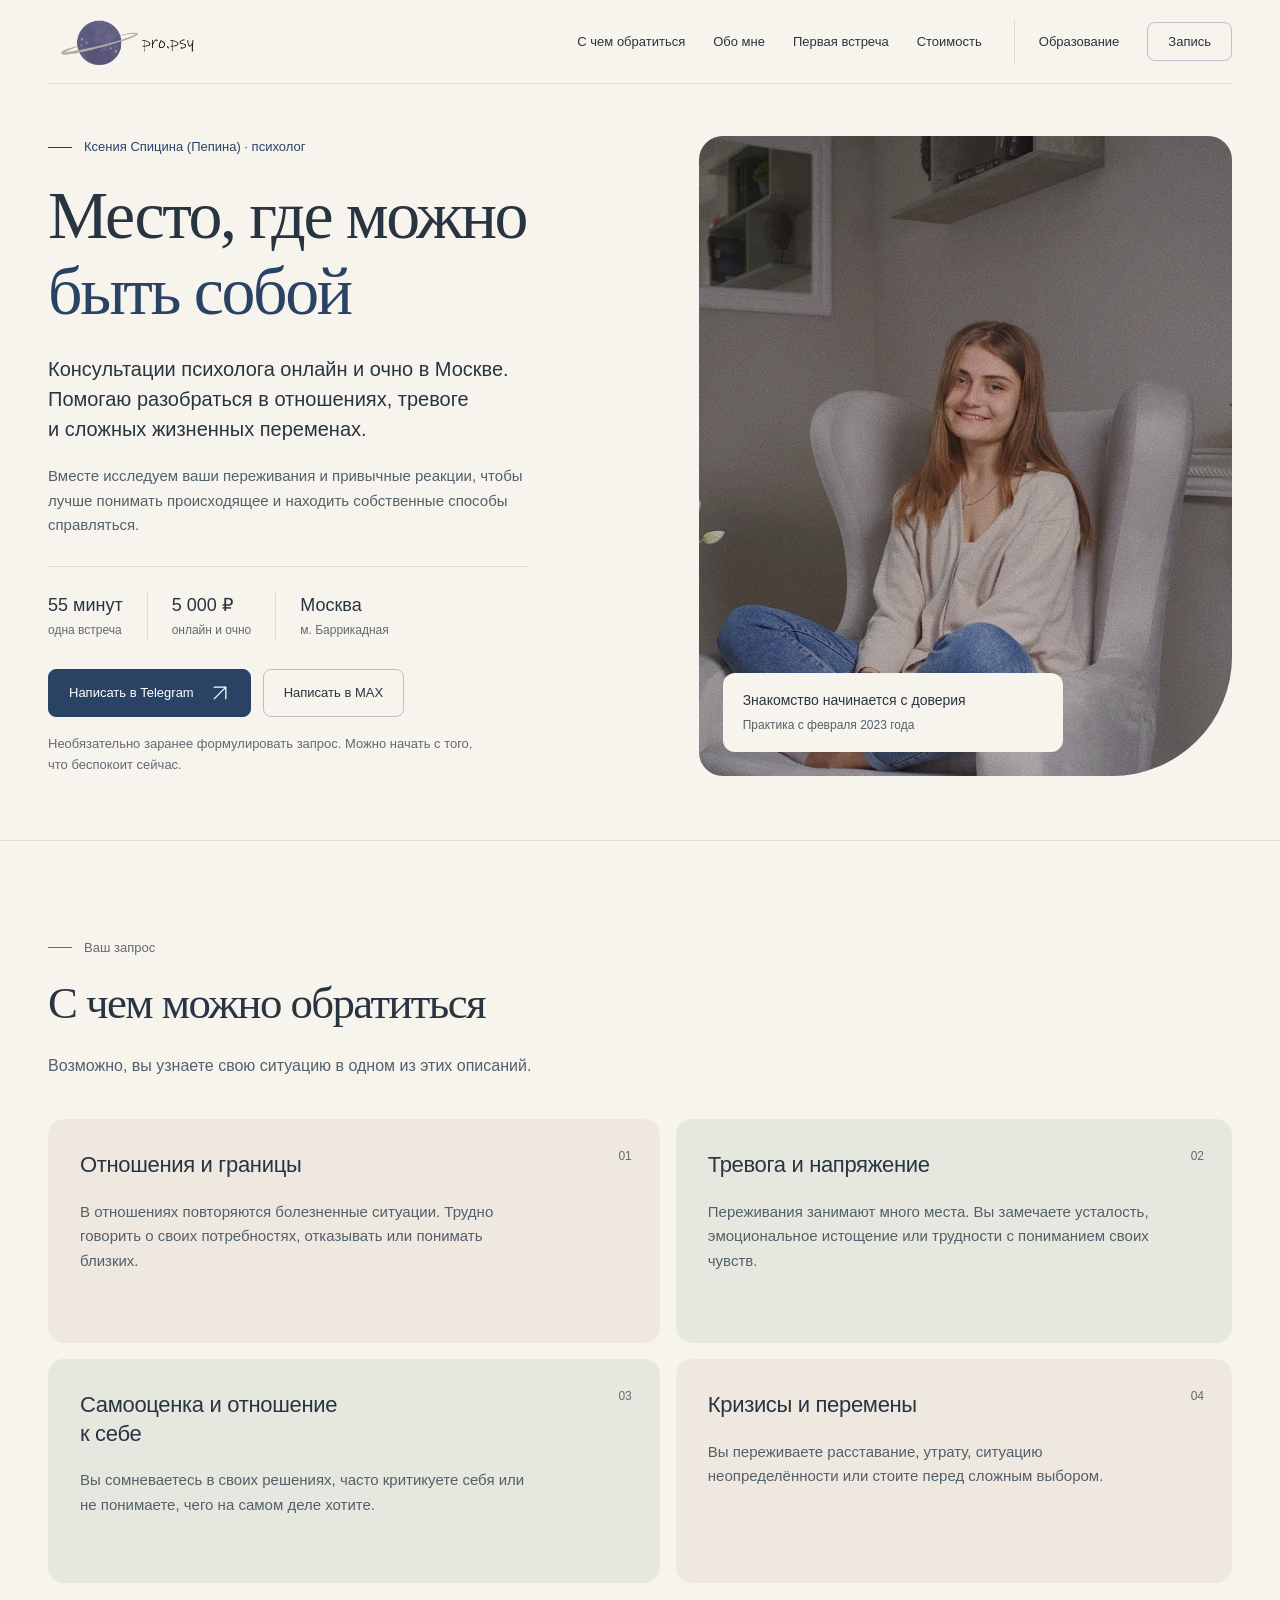
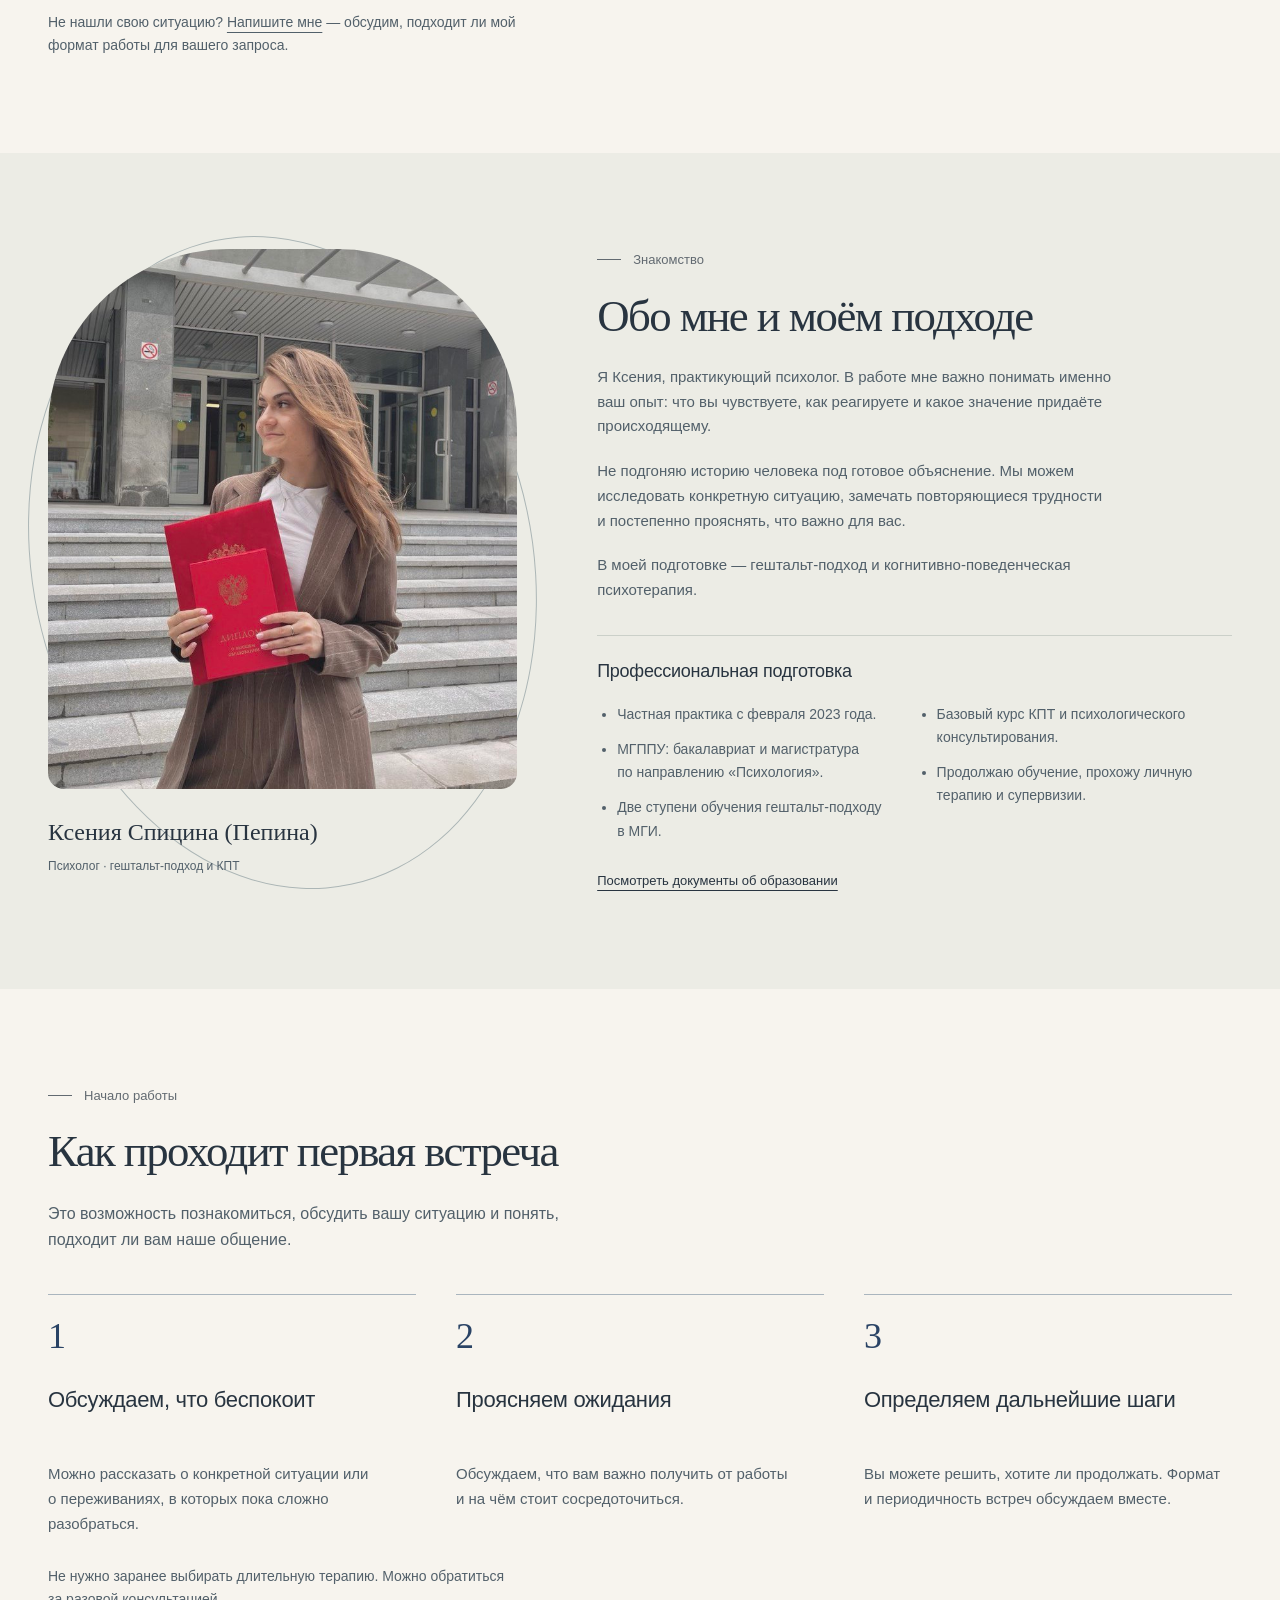
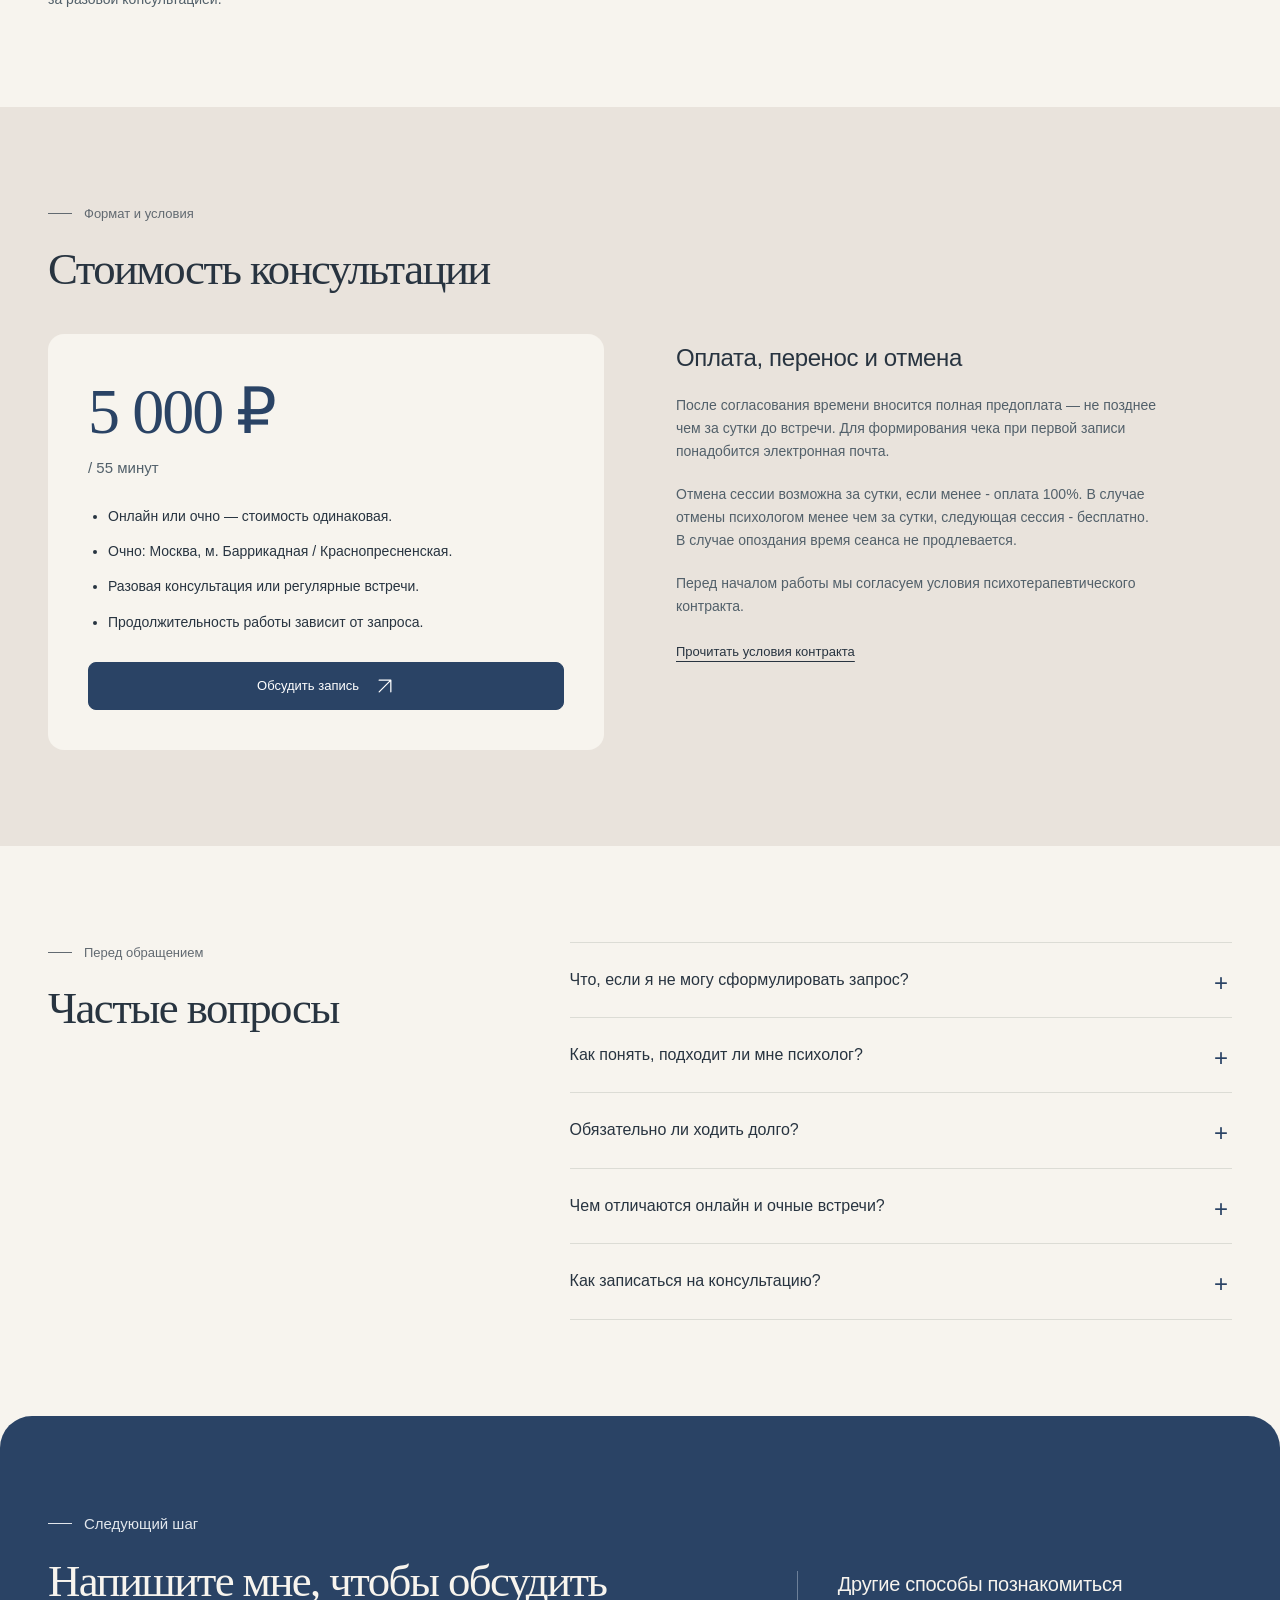
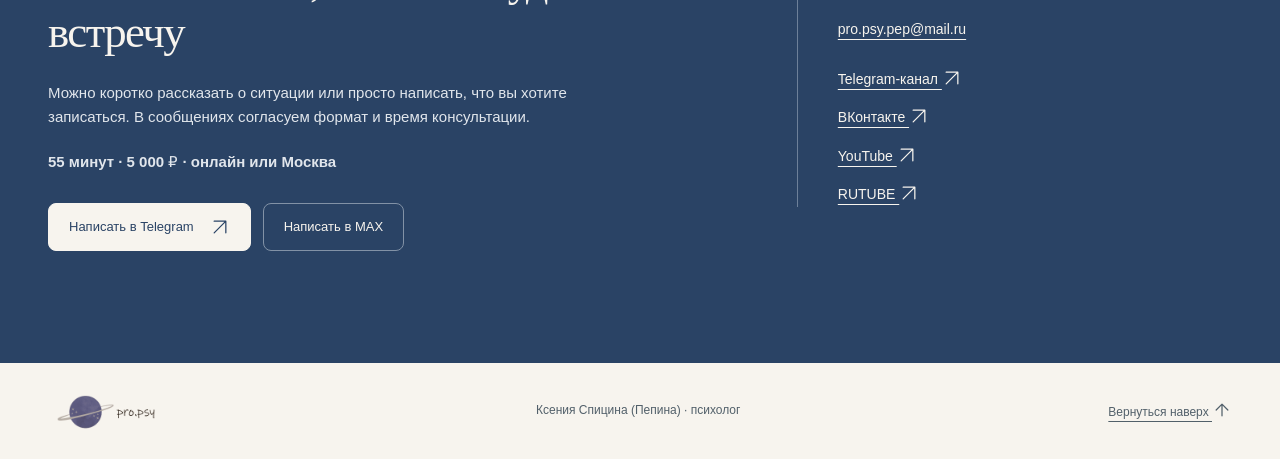
<file: index.html>
<!doctype html>
<html lang="ru">
<head>
  <meta charset="utf-8">
  <meta name="viewport" content="width=device-width, initial-scale=1">
  <meta name="description" content="Психолог Ксения Спицина (Пепина). Онлайн и очно в Москве. Консультация 55 минут — 5 000 ₽. Направления работы, образование и условия записи.">
  <title>Психолог Ксения Спицина (Пепина) — онлайн и в Москве</title><link rel="icon" href="favicon.ico" sizes="any"><link rel="icon" type="image/png" sizes="32x32" href="assets/images/favicon-32.png"><link rel="apple-touch-icon" sizes="180x180" href="assets/images/apple-touch-icon.png">
  <link rel="stylesheet" href="assets/css/main.css">
  <script src="assets/js/main.js" defer></script>

<link rel="canonical" href="https://kseniaspitsina.ru/">
<meta property="og:type" content="website">
<meta property="og:locale" content="ru_RU">
<meta property="og:title" content="Психолог Ксения Спицина (Пепина) — онлайн и в Москве">
<meta property="og:description" content="Психолог Ксения Спицина (Пепина). Онлайн и очно в Москве. Консультация 55 минут — 5 000 ₽. Направления работы, образование и условия записи.">
<meta property="og:url" content="https://kseniaspitsina.ru/">
<meta property="og:image" content="https://kseniaspitsina.ru/assets/images/portrait.png">
<meta property="og:image:alt" content="Психолог Ксения Спицина (Пепина)">
<script type="application/ld+json">
{
  "@context": "https://schema.org",
  "@graph": [
    {
      "@type": "WebPage",
      "@id": "https://kseniaspitsina.ru/#webpage",
      "url": "https://kseniaspitsina.ru/",
      "name": "Психолог Ксения Спицина (Пепина) — онлайн и в Москве",
      "description": "Психолог Ксения Спицина (Пепина). Онлайн и очно в Москве. Консультация 55 минут — 5 000 ₽. Направления работы, образование и условия записи.",
      "inLanguage": "ru",
      "isPartOf": {
        "@id": "https://kseniaspitsina.ru/#website"
      },
      "about": {
        "@id": "https://kseniaspitsina.ru/#person"
      }
    },
    {
      "@type": "Person",
      "@id": "https://kseniaspitsina.ru/#person",
      "name": "Ксения Спицина (Пепина)",
      "alternateName": [
        "Ксения Спицина",
        "Ксения Пепина"
      ],
      "jobTitle": "Психолог",
      "url": "https://kseniaspitsina.ru/",
      "image": "https://kseniaspitsina.ru/assets/images/portrait.png",
      "sameAs": [
        "https://t.me/propsy_ks",
        "https://vk.com/propsypep"
      ]
    },
    {
      "@type": "WebSite",
      "@id": "https://kseniaspitsina.ru/#website",
      "url": "https://kseniaspitsina.ru/",
      "name": "Психолог Ксения Спицина (Пепина)",
      "inLanguage": "ru",
      "publisher": {
        "@id": "https://kseniaspitsina.ru/#person"
      }
    },
    {
      "@type": "Service",
      "@id": "https://kseniaspitsina.ru/#consultation",
      "name": "Консультация психолога онлайн и очно в Москве",
      "serviceType": "Психологическое консультирование",
      "provider": {
        "@id": "https://kseniaspitsina.ru/#person"
      },
      "url": "https://kseniaspitsina.ru/#terms",
      "description": "Индивидуальная консультация продолжительностью 55 минут. Онлайн или очно в Москве, у метро Баррикадная / Краснопресненская.",
      "offers": {
        "@type": "Offer",
        "price": "5000",
        "priceCurrency": "RUB",
        "url": "https://kseniaspitsina.ru/#terms"
      }
    }
  ]
}
</script>
<script src="assets/js/analytics.js?v=1" defer></script>
</head>
<body>
<!-- Yandex.Metrika counter -->
<script type="text/javascript">
    (function(m,e,t,r,i,k,a){
        m[i]=m[i]||function(){(m[i].a=m[i].a||[]).push(arguments)};
        m[i].l=1*new Date();
        for (var j = 0; j < document.scripts.length; j++) {if (document.scripts[j].src === r) { return; }}
        k=e.createElement(t),a=e.getElementsByTagName(t)[0],k.async=1,k.src=r,a.parentNode.insertBefore(k,a)
    })(window, document,'script','https://mc.yandex.ru/metrika/tag.js?id=114091341', 'ym');

    ym(114091341, 'init', {ssr:true, webvisor:true, clickmap:true, ecommerce:"dataLayer", referrer: document.referrer, url: location.href, accurateTrackBounce:true, trackLinks:true});
</script>
<noscript><div><img src="https://mc.yandex.ru/watch/114091341" style="position:absolute; left:-9999px;" alt="" /></div></noscript>
<!-- /Yandex.Metrika counter -->

  <a class="skip-link" href="#main">Перейти к&nbsp;содержанию</a>
  <header class="site-header">
    <div class="container header-inner">
      <a class="identity" href="#top" aria-label="Ксения Спицина (Пепина) — на главную"><img src="assets/images/logo.png" alt="pro.psy — логотип с планетой" width="180" height="60"></a>
      <button class="menu-toggle" type="button" aria-expanded="false" aria-controls="navigation">Меню</button>
      <nav id="navigation" aria-label="Основная навигация">
        <a href="#requests">С&nbsp;чем обратиться</a>
        <a href="#about">Обо&nbsp;мне</a>
        
        <a href="#first-session">Первая встреча</a>
        <a href="#terms">Стоимость</a>
        <a class="page-nav-link" href="pages/documents.html">Образование</a>
        <a href="#contact">Запись</a>
      </nav>
    </div>
  </header>

  <main id="main">
    <section class="section hero" id="top" aria-labelledby="hero-title">
      <div class="container hero-grid">
        <div class="hero-content">
          <p class="eyebrow hero-intro">Ксения Спицина (Пепина) · психолог</p>
          <h1 id="hero-title">Место, где можно <span>быть собой</span></h1>
          <p class="lead">Консультации психолога онлайн и&nbsp;очно в&nbsp;Москве. Помогаю разобраться в&nbsp;отношениях, тревоге и&nbsp;сложных жизненных переменах.</p>
          <p>Вместе исследуем ваши переживания и&nbsp;привычные реакции, чтобы лучше понимать происходящее и&nbsp;находить собственные способы справляться.</p>
          <ul class="session-facts" aria-label="Краткие условия консультации">
            <li><strong>55 минут</strong><span>одна встреча</span></li>
            <li><strong>5 000 ₽</strong><span>онлайн и&nbsp;очно</span></li>
            <li><strong>Москва</strong><span>м. Баррикадная</span></li>
          </ul>
          <div class="actions">
            <a class="button button-primary" data-contact-channel="telegram" href="https://t.me/m/iA3tt5RNNGZi" target="_blank" rel="noopener noreferrer">Написать в&nbsp;Telegram<svg class="icon" width="20" height="20" viewBox="0 0 24 24" fill="none" stroke="currentColor" stroke-width="1.5" stroke-linecap="round" stroke-linejoin="round" aria-hidden="true" focusable="false"><path d="M5 19 19 5M5 5h14v14"/></svg></a>
            <a class="button" data-contact-channel="max" href="https://max.ru/u/f9LHodD0cOIw4wx8JO_d2T4pbhQFmd4aAjoxw7o9Bwv7mgAZlsTpVeLbJVQ" target="_blank" rel="noopener noreferrer">Написать в&nbsp;MAX</a>
          </div>
          <p class="note">Необязательно заранее формулировать запрос. Можно начать с&nbsp;того, что беспокоит сейчас.</p>
        </div>
        <figure class="hero-aside"><img class="hero-portrait" src="assets/images/portrait.png" alt="Ксения Спицина в кресле в кабинете" width="854" height="1280" fetchpriority="high"><figcaption class="portrait-caption"><span>Знакомство начинается с&nbsp;доверия</span><span>Практика с&nbsp;февраля 2023 года</span></figcaption></figure>
      </div>
    </section>

    <section class="section" id="requests" aria-labelledby="requests-title">
      <div class="container">
        <div class="section-heading"><p class="eyebrow">Ваш запрос</p><h2 id="requests-title">С&nbsp;чем можно обратиться</h2><p>Возможно, вы узнаете свою ситуацию в&nbsp;одном из&nbsp;этих описаний.</p></div>
        <div class="request-grid">
          <article class="card"><h3>Отношения и&nbsp;границы</h3><p>В&nbsp;отношениях повторяются болезненные ситуации. Трудно говорить о&nbsp;своих потребностях, отказывать или понимать близких.</p></article>
          <article class="card"><h3>Тревога и&nbsp;напряжение</h3><p>Переживания занимают много места. Вы замечаете усталость, эмоциональное истощение или трудности с&nbsp;пониманием своих чувств.</p></article>
          <article class="card"><h3>Самооценка и&nbsp;отношение к&nbsp;себе</h3><p>Вы сомневаетесь в&nbsp;своих решениях, часто критикуете себя или не понимаете, чего на&nbsp;самом деле хотите.</p></article>
          <article class="card"><h3>Кризисы и&nbsp;перемены</h3><p>Вы переживаете расставание, утрату, ситуацию неопределённости или стоите перед сложным выбором.</p></article>
        </div>
        <p class="section-note">Не нашли свою ситуацию? <a href="#contact">Напишите мне</a> — обсудим, подходит ли мой формат работы для&nbsp;вашего запроса.</p>
      </div>
    </section>

    <section class="section" id="about" aria-labelledby="about-title">
      <div class="container about-grid">
        <figure class="about-portrait"><img src="assets/images/about.jpeg" alt="Ксения с дипломами об образовании" width="732" height="861" loading="lazy"><figcaption>Ксения Спицина (Пепина)<span>Психолог · гештальт-подход и&nbsp;КПТ</span></figcaption></figure>
        <div><p class="eyebrow">Знакомство</p><h2 id="about-title">Обо&nbsp;мне и&nbsp;моём подходе</h2><p>Я Ксения, практикующий психолог. В&nbsp;работе мне важно понимать именно ваш опыт: что вы чувствуете, как реагируете и&nbsp;какое значение придаёте происходящему.</p><p>Не подгоняю историю человека под&nbsp;готовое объяснение. Мы можем исследовать конкретную ситуацию, замечать повторяющиеся трудности и&nbsp;постепенно прояснять, что важно для&nbsp;вас.</p><p>В&nbsp;моей подготовке — гештальт-подход и&nbsp;когнитивно-поведенческая психотерапия.</p></div>
        <div class="credentials"><h3>Профессиональная подготовка</h3><ul class="list"><li>Частная практика с&nbsp;февраля 2023 года.</li><li>МГППУ: бакалавриат и&nbsp;магистратура по&nbsp;направлению «Психология».</li><li>Две ступени обучения гештальт-подходу в&nbsp;МГИ.</li><li>Базовый курс КПТ и&nbsp;психологического консультирования.</li><li>Продолжаю обучение, прохожу личную терапию и&nbsp;супервизии.</li></ul><a href="pages/documents.html">Посмотреть документы об&nbsp;образовании</a></div>
      </div>
    </section>

    <section class="section" id="first-session" aria-labelledby="first-title">
      <div class="container">
        <div class="section-heading"><p class="eyebrow">Начало работы</p><h2 id="first-title">Как проходит первая встреча</h2><p>Это возможность познакомиться, обсудить вашу ситуацию и&nbsp;понять, подходит ли вам наше общение.</p></div>
        <ol class="steps">
          <li><span class="step-number" aria-hidden="true">1</span><h3>Обсуждаем, что беспокоит</h3><p>Можно рассказать о&nbsp;конкретной ситуации или о&nbsp;переживаниях, в&nbsp;которых пока сложно разобраться.</p></li>
          <li><span class="step-number" aria-hidden="true">2</span><h3>Проясняем ожидания</h3><p>Обсуждаем, что вам важно получить от&nbsp;работы и&nbsp;на&nbsp;чём стоит сосредоточиться.</p></li>
          <li><span class="step-number" aria-hidden="true">3</span><h3>Определяем дальнейшие шаги</h3><p>Вы можете решить, хотите ли продолжать. Формат и&nbsp;периодичность встреч обсуждаем вместе.</p></li>
        </ol>
        <p class="section-note">Не нужно заранее выбирать длительную терапию. Можно обратиться за&nbsp;разовой консультацией.</p>
      </div>
    </section>

    <section class="section" id="terms" aria-labelledby="terms-title">
      <div class="container">
        <div class="section-heading"><p class="eyebrow">Формат и&nbsp;условия</p><h2 id="terms-title">Стоимость консультации</h2></div>
        <div class="terms-grid">
          <div class="card price-card"><p class="price">5 000 ₽ <span>/ 55 минут</span></p><ul class="list"><li>Онлайн или очно — стоимость одинаковая.</li><li>Очно: Москва, м. Баррикадная / Краснопресненская.</li><li>Разовая консультация или регулярные встречи.</li><li>Продолжительность работы зависит от&nbsp;запроса.</li></ul><a class="button button-primary" href="#contact">Обсудить запись<svg class="icon" width="20" height="20" viewBox="0 0 24 24" fill="none" stroke="currentColor" stroke-width="1.5" stroke-linecap="round" stroke-linejoin="round" aria-hidden="true" focusable="false"><path d="M5 19 19 5M5 5h14v14"/></svg></a></div>
          <div class="conditions"><h3>Оплата, перенос и&nbsp;отмена</h3><p>После согласования времени вносится полная предоплата — не позднее чем за&nbsp;сутки до&nbsp;встречи. Для&nbsp;формирования чека при&nbsp;первой записи понадобится электронная почта.</p><p>Отмена сессии возможна за&nbsp;сутки, если менее - оплата 100%. В&nbsp;случае отмены психологом менее чем за&nbsp;сутки, следующая сессия - бесплатно. В&nbsp;случае опоздания время сеанса не продлевается.</p><p>Перед началом работы мы согласуем условия психотерапевтического контракта.</p><a href="pages/contract.html">Прочитать условия контракта</a></div>
        </div>
      </div>
    </section>

    <section class="section" id="faq" aria-labelledby="faq-title">
      <div class="container faq-layout">
        <div><p class="eyebrow">Перед обращением</p><h2 id="faq-title">Частые вопросы</h2></div>
        <div class="faq-list">
          <details><summary>Что, если я не могу сформулировать запрос?</summary><p>Можно начать с&nbsp;того, что занимает больше всего места в&nbsp;вашей жизни сейчас. Мы постепенно разберёмся, что для&nbsp;вас важно.</p></details>
          <details><summary>Как понять, подходит ли мне психолог?</summary><p>На&nbsp;первой встрече вы сможете познакомиться со&nbsp;мной, обсудить ожидания и&nbsp;оценить, насколько вам подходит формат общения. Решение о&nbsp;продолжении остаётся за&nbsp;вами.</p></details>
          <details><summary>Обязательно ли ходить долго?</summary><p>Нет. Возможна разовая консультация или работа с&nbsp;конкретным запросом. Если потребуется более продолжительная работа, обсудим её отдельно. Единого срока для&nbsp;всех нет.</p></details>
          <details><summary>Чем отличаются онлайн и&nbsp;очные встречи?</summary><p>Стоимость и&nbsp;длительность одинаковые: 5 000 ₽ за&nbsp;55 минут. Онлайн мы встречаемся дистанционно, очно — в&nbsp;Москве, в&nbsp;районе м. Баррикадная / Краснопресненская. Организационные детали согласуем при&nbsp;записи.</p></details>
          <details><summary>Как записаться на&nbsp;консультацию?</summary><p>Напишите мне в&nbsp;Telegram или MAX. Мы обсудим ваш запрос, формат и&nbsp;время встречи, затем согласуем условия и&nbsp;оплату.</p></details>
        </div>
      </div>
    </section>

    <section class="section contact-section" id="contact" aria-labelledby="contact-title">
      <div class="container contact-grid">
        <div><p class="eyebrow">Следующий шаг</p><h2 id="contact-title">Напишите мне, чтобы обсудить встречу</h2><p>Можно коротко рассказать о&nbsp;ситуации или просто написать, что вы хотите записаться. В&nbsp;сообщениях согласуем формат и&nbsp;время консультации.</p><p><strong>55 минут · 5 000 ₽ · онлайн или Москва</strong></p><div class="actions"><a class="button button-primary" data-contact-channel="telegram" href="https://t.me/m/iA3tt5RNNGZi" target="_blank" rel="noopener noreferrer">Написать в&nbsp;Telegram<svg class="icon" width="20" height="20" viewBox="0 0 24 24" fill="none" stroke="currentColor" stroke-width="1.5" stroke-linecap="round" stroke-linejoin="round" aria-hidden="true" focusable="false"><path d="M5 19 19 5M5 5h14v14"/></svg></a><a class="button" data-contact-channel="max" href="https://max.ru/u/f9LHodD0cOIw4wx8JO_d2T4pbhQFmd4aAjoxw7o9Bwv7mgAZlsTpVeLbJVQ" target="_blank" rel="noopener noreferrer">Написать в&nbsp;MAX</a></div></div>
        <aside class="contact-alternative"><h3>Другие способы познакомиться</h3><p><a data-contact-channel="email" href="mailto:pro.psy.pep@mail.ru">pro.psy.pep@mail.ru</a></p><ul class="social-links"><li><a href="https://t.me/propsy_ks" target="_blank" rel="noopener noreferrer">Telegram-канал <svg class="icon" width="20" height="20" viewBox="0 0 24 24" fill="none" stroke="currentColor" stroke-width="1.5" stroke-linecap="round" stroke-linejoin="round" aria-hidden="true" focusable="false"><path d="M5 19 19 5M5 5h14v14"/></svg></a></li><li><a href="https://vk.com/propsypep" target="_blank" rel="noopener noreferrer">ВКонтакте <svg class="icon" width="20" height="20" viewBox="0 0 24 24" fill="none" stroke="currentColor" stroke-width="1.5" stroke-linecap="round" stroke-linejoin="round" aria-hidden="true" focusable="false"><path d="M5 19 19 5M5 5h14v14"/></svg></a></li><li><a href="https://youtube.com/channel/UCKXf6ArMAJvuZA9dN64VPMA" target="_blank" rel="noopener noreferrer">YouTube <svg class="icon" width="20" height="20" viewBox="0 0 24 24" fill="none" stroke="currentColor" stroke-width="1.5" stroke-linecap="round" stroke-linejoin="round" aria-hidden="true" focusable="false"><path d="M5 19 19 5M5 5h14v14"/></svg></a></li><li><a href="https://rutube.ru/channel/17783501/" target="_blank" rel="noopener noreferrer">RUTUBE <svg class="icon" width="20" height="20" viewBox="0 0 24 24" fill="none" stroke="currentColor" stroke-width="1.5" stroke-linecap="round" stroke-linejoin="round" aria-hidden="true" focusable="false"><path d="M5 19 19 5M5 5h14v14"/></svg></a></li></ul></aside>
      </div>
    </section>
  </main>
  <footer class="site-footer"><div class="container footer-inner"><img class="footer-logo" src="assets/images/logo.png" alt="pro.psy" width="144" height="48"><p>Ксения Спицина (Пепина) · психолог</p><a href="#top">Вернуться наверх <svg class="icon" width="20" height="20" viewBox="0 0 24 24" fill="none" stroke="currentColor" stroke-width="1.5" stroke-linecap="round" stroke-linejoin="round" aria-hidden="true" focusable="false"><path d="M12 19V5m-7 7 7-7 7 7"/></svg></a></div></footer>
</body>
</html>
</file>
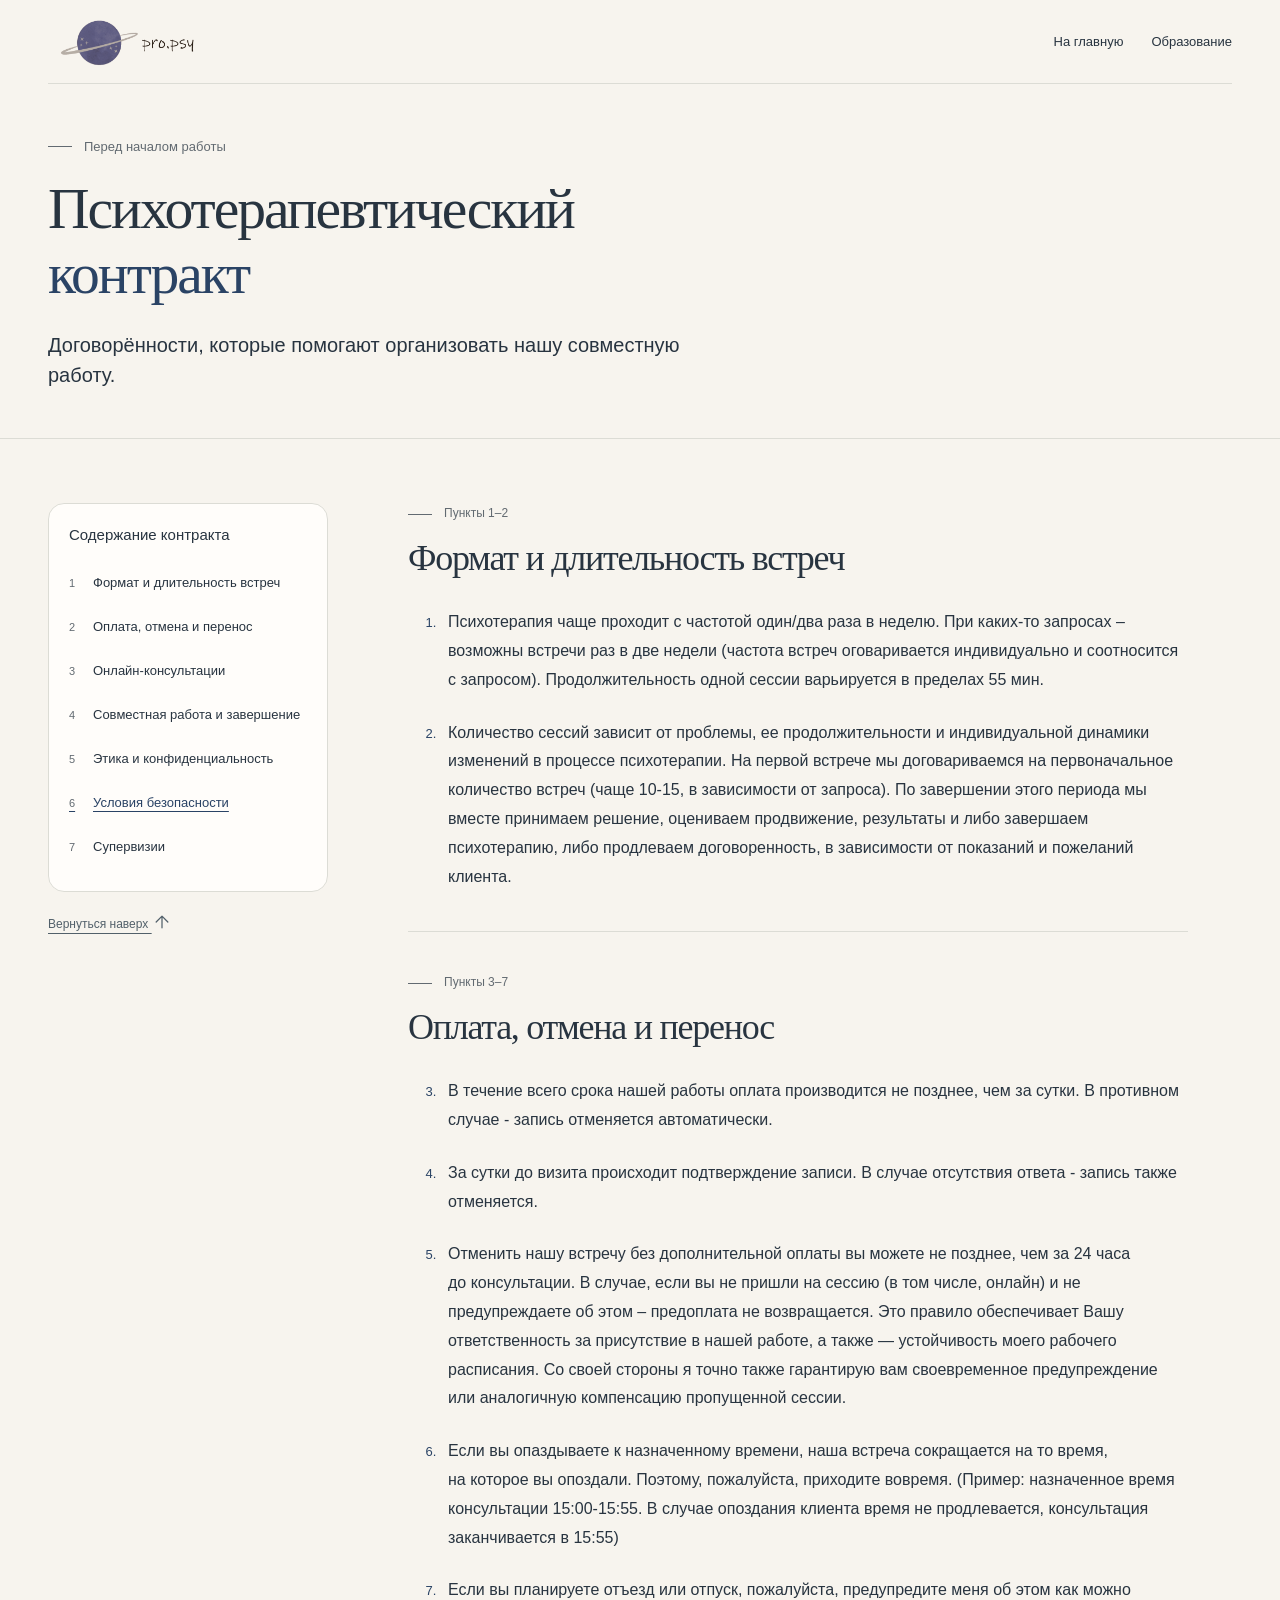
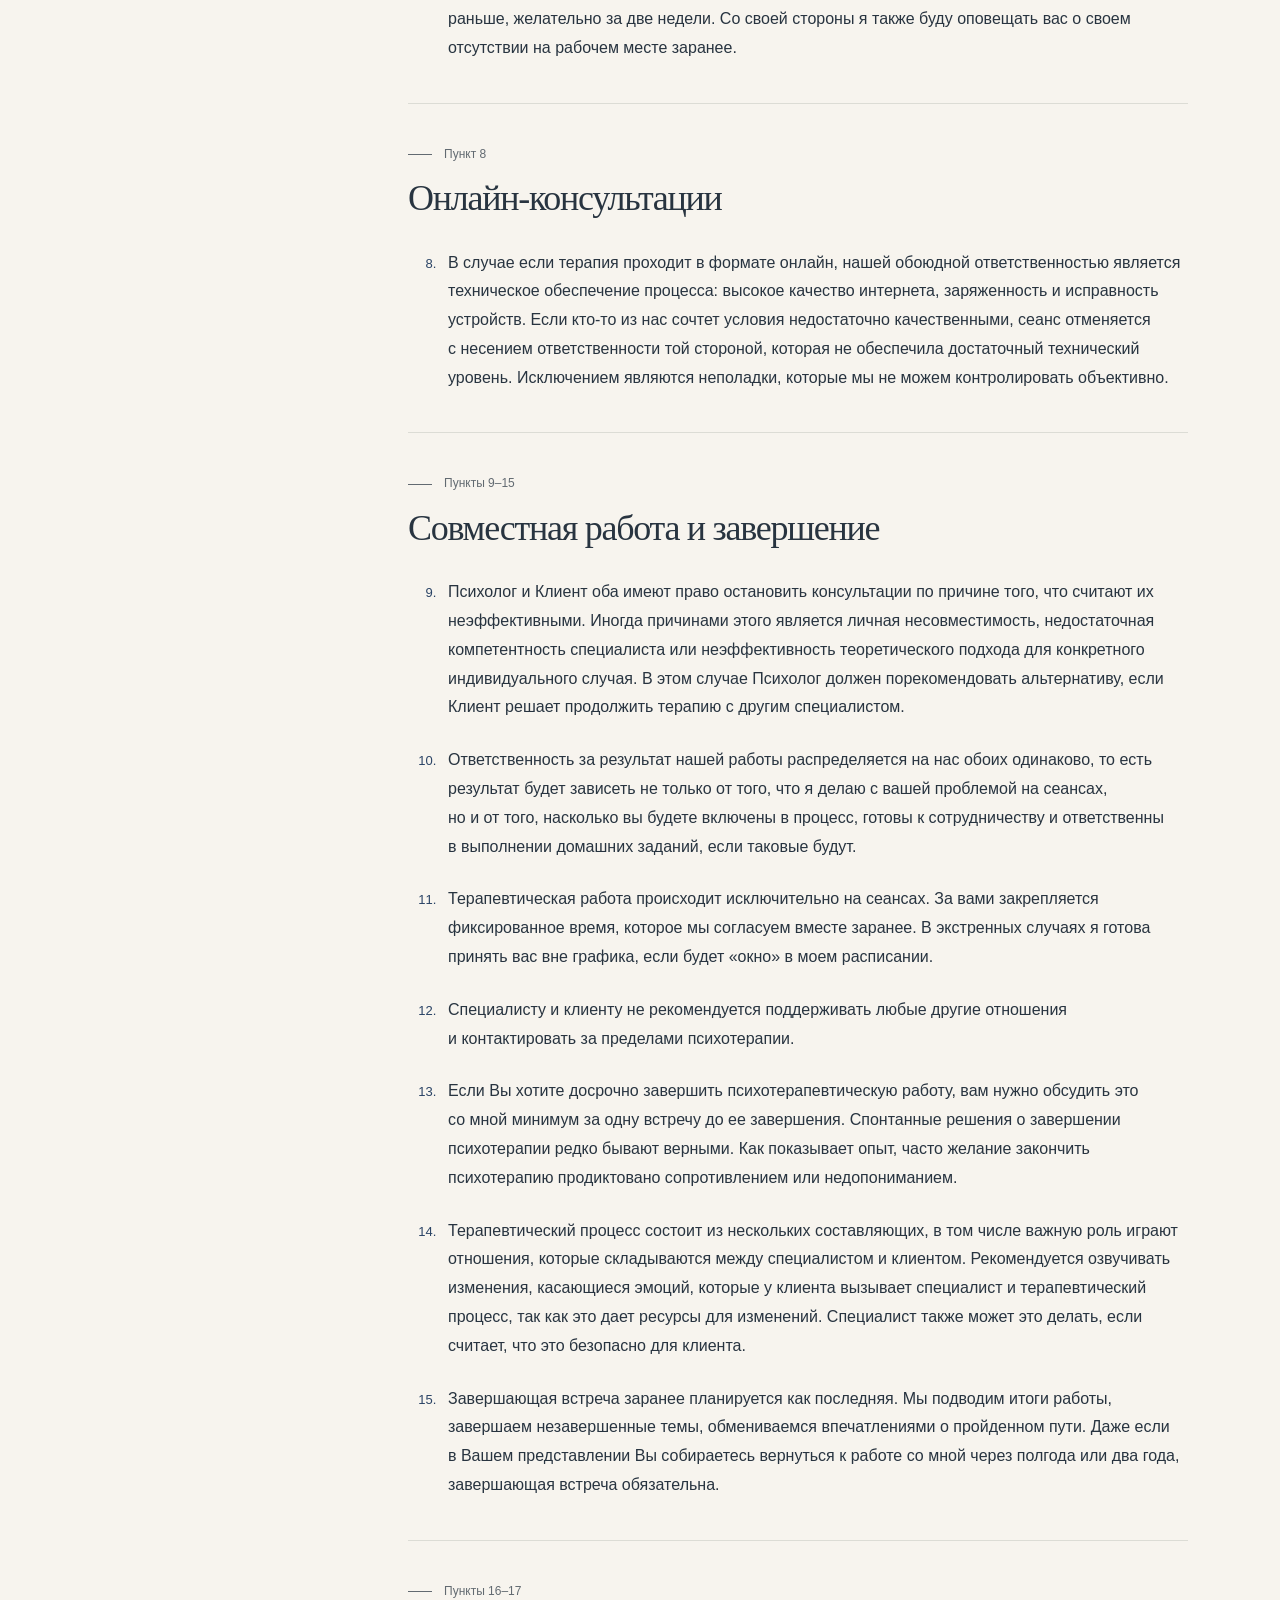
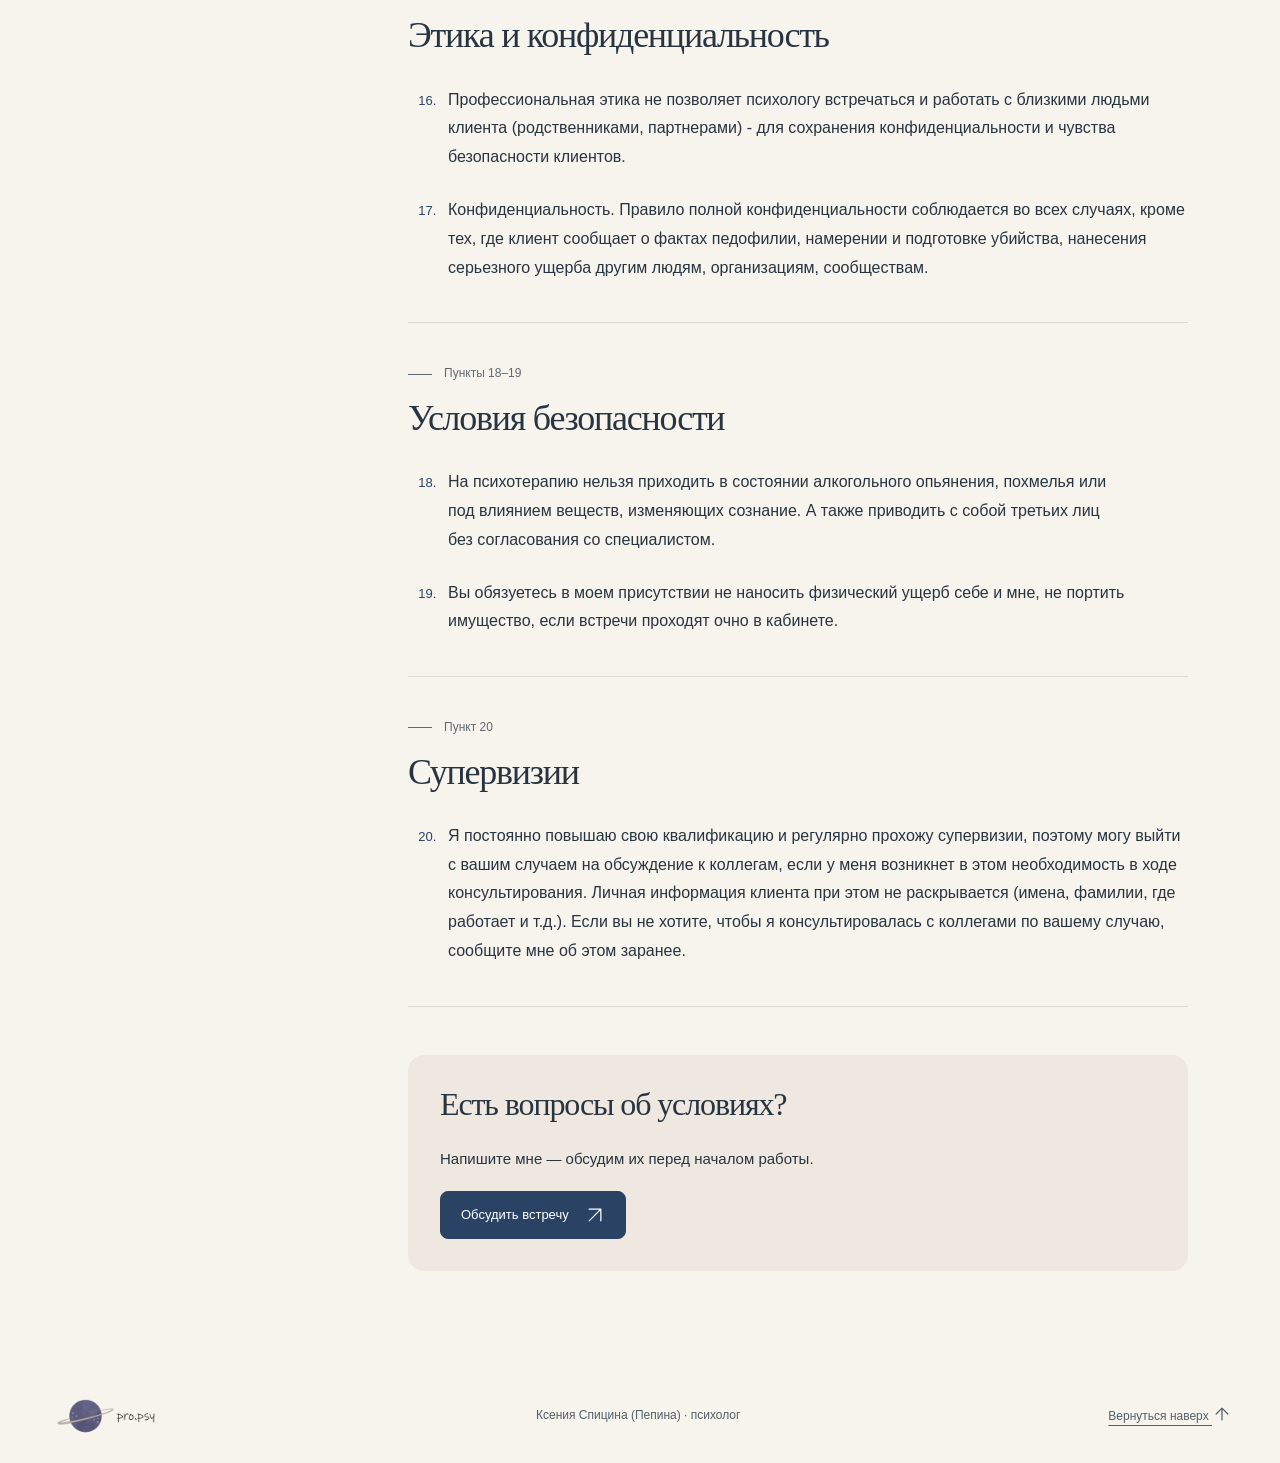
<file: pages/contract.html>
<!doctype html><html lang="ru"><head><meta charset="utf-8"><meta name="viewport" content="width=device-width,initial-scale=1"><title>Психотерапевтический контракт — Ксения Спицина (Пепина)</title><link rel="icon" href="../favicon.ico" sizes="any"><link rel="icon" type="image/png" sizes="32x32" href="../assets/images/favicon-32.png"><link rel="apple-touch-icon" sizes="180x180" href="../assets/images/apple-touch-icon.png"><meta name="description" content="Условия психологической работы с Ксенией Спициной (Пепиной): формат встреч, оплата, отмена, конфиденциальность и супервизии."><link rel="stylesheet" href="../assets/css/main.css"><link rel="stylesheet" href="../assets/css/contract.css"><script src="../assets/js/main.js" defer></script><script src="../assets/js/contract.js" defer></script>
<link rel="canonical" href="https://kseniaspitsina.ru/pages/contract.html">
<meta property="og:type" content="website">
<meta property="og:locale" content="ru_RU">
<meta property="og:title" content="Психотерапевтический контракт — Ксения Спицина (Пепина)">
<meta property="og:description" content="Условия психологической работы с Ксенией Спициной (Пепиной): формат встреч, оплата, отмена, конфиденциальность и супервизии.">
<meta property="og:url" content="https://kseniaspitsina.ru/pages/contract.html">
<meta property="og:image" content="https://kseniaspitsina.ru/assets/images/portrait.png">
<meta property="og:image:alt" content="Психолог Ксения Спицина (Пепина)">
<script type="application/ld+json">
{
  "@context": "https://schema.org",
  "@graph": [
    {
      "@type": "WebPage",
      "@id": "https://kseniaspitsina.ru/pages/contract.html#webpage",
      "url": "https://kseniaspitsina.ru/pages/contract.html",
      "name": "Психотерапевтический контракт — Ксения Спицина (Пепина)",
      "description": "Условия психологической работы с Ксенией Спициной (Пепиной): формат встреч, оплата, отмена, конфиденциальность и супервизии.",
      "inLanguage": "ru",
      "isPartOf": {
        "@id": "https://kseniaspitsina.ru/#website"
      },
      "about": {
        "@id": "https://kseniaspitsina.ru/#person"
      }
    },
    {
      "@type": "Person",
      "@id": "https://kseniaspitsina.ru/#person",
      "name": "Ксения Спицина (Пепина)",
      "alternateName": [
        "Ксения Спицина",
        "Ксения Пепина"
      ],
      "jobTitle": "Психолог",
      "url": "https://kseniaspitsina.ru/",
      "image": "https://kseniaspitsina.ru/assets/images/portrait.png",
      "sameAs": [
        "https://t.me/propsy_ks",
        "https://vk.com/propsypep"
      ]
    }
  ]
}
</script>
<script src="../assets/js/analytics.js?v=1" defer></script>
</head><body id="page-top">
<!-- Yandex.Metrika counter -->
<script type="text/javascript">
    (function(m,e,t,r,i,k,a){
        m[i]=m[i]||function(){(m[i].a=m[i].a||[]).push(arguments)};
        m[i].l=1*new Date();
        for (var j = 0; j < document.scripts.length; j++) {if (document.scripts[j].src === r) { return; }}
        k=e.createElement(t),a=e.getElementsByTagName(t)[0],k.async=1,k.src=r,a.parentNode.insertBefore(k,a)
    })(window, document,'script','https://mc.yandex.ru/metrika/tag.js?id=114091341', 'ym');

    ym(114091341, 'init', {ssr:true, webvisor:true, clickmap:true, ecommerce:"dataLayer", referrer: document.referrer, url: location.href, accurateTrackBounce:true, trackLinks:true});
</script>
<noscript><div><img src="https://mc.yandex.ru/watch/114091341" style="position:absolute; left:-9999px;" alt="" /></div></noscript>
<!-- /Yandex.Metrika counter -->
<a class="skip-link" href="#main">Перейти к&nbsp;содержанию</a><header class="site-header secondary-header"><div class="container header-inner"><a class="identity" href="../" aria-label="Ксения Спицина (Пепина) — на главную"><img src="../assets/images/logo.png" alt="pro.psy — логотип с планетой" width="180" height="60"></a><nav class="secondary-nav is-open" aria-label="Основная навигация"><a href="../">На главную</a><a class="page-nav-link" href="documents.html">Образование</a></nav></div></header><main id="main"><section class="section contract-intro"><div class="container"><p class="eyebrow">Перед началом работы</p><h1>Психотерапевтический<br><span>контракт</span></h1><p class="lead">Договорённости, которые помогают организовать нашу совместную работу.</p></div></section><div class="container contract-layout"><aside class="contract-sidebar"><details class="contract-toc" open><summary>Содержание контракта</summary><nav aria-label="Содержание контракта"><ol><li><a href="#format">Формат и&nbsp;длительность встреч</a></li><li><a href="#payment">Оплата, отмена и&nbsp;перенос</a></li><li><a href="#online">Онлайн-консультации</a></li><li><a href="#work">Совместная работа и&nbsp;завершение</a></li><li><a href="#privacy">Этика и&nbsp;конфиденциальность</a></li><li><a href="#safety">Условия безопасности</a></li><li><a href="#supervision">Супервизии</a></li></ol></nav></details><a class="contract-top" href="#page-top">Вернуться наверх <svg class="icon" width="20" height="20" viewBox="0 0 24 24" fill="none" stroke="currentColor" stroke-width="1.5" stroke-linecap="round" stroke-linejoin="round" aria-hidden="true" focusable="false"><path d="M12 19V5m-7 7 7-7 7 7"/></svg></a></aside><article class="contract-text" aria-label="Полный текст контракта"><section class="contract-part" id="format" aria-labelledby="format-title"><p class="eyebrow">Пункты 1–2</p><h2 id="format-title">Формат и&nbsp;длительность встреч</h2><ol start="1"><li id="clause-1"><p>Психотерапия чаще проходит с&nbsp;частотой один/два раза в&nbsp;неделю. При&nbsp;каких-то запросах – возможны встречи раз в&nbsp;две недели (частота встреч оговаривается индивидуально и&nbsp;соотносится с&nbsp;запросом). Продолжительность одной сессии варьируется в&nbsp;пределах 55 мин.</p></li><li id="clause-2"><p>Количество сессий зависит от&nbsp;проблемы, ее продолжительности и&nbsp;индивидуальной динамики изменений в&nbsp;процессе психотерапии. На&nbsp;первой встрече мы договариваемся на&nbsp;первоначальное количество встреч (чаще 10-15, в&nbsp;зависимости от&nbsp;запроса). По&nbsp;завершении этого периода мы вместе принимаем решение, оцениваем продвижение, результаты и&nbsp;либо завершаем психотерапию, либо продлеваем договоренность, в&nbsp;зависимости от&nbsp;показаний и&nbsp;пожеланий клиента.</p></li></ol></section><section class="contract-part" id="payment" aria-labelledby="payment-title"><p class="eyebrow">Пункты 3–7</p><h2 id="payment-title">Оплата, отмена и&nbsp;перенос</h2><ol start="3"><li id="clause-3"><p>В&nbsp;течение всего срока нашей работы оплата производится не позднее, чем за&nbsp;сутки. В&nbsp;противном случае - запись отменяется автоматически.</p></li><li id="clause-4"><p>За&nbsp;сутки до&nbsp;визита происходит подтверждение записи. В&nbsp;случае отсутствия ответа - запись также отменяется.</p></li><li id="clause-5"><p>Отменить нашу встречу без&nbsp;дополнительной оплаты вы можете не позднее, чем за&nbsp;24 часа до&nbsp;консультации. В&nbsp;случае, если вы не пришли на&nbsp;сессию (в&nbsp;том числе, онлайн) и&nbsp;не предупреждаете об&nbsp;этом – предоплата не возвращается. Это правило обеспечивает Вашу ответственность за&nbsp;присутствие в&nbsp;нашей работе, а&nbsp;также — устойчивость моего рабочего расписания. Со&nbsp;своей стороны я точно также гарантирую вам своевременное предупреждение или аналогичную компенсацию пропущенной сессии.</p></li><li id="clause-6"><p>Если вы опаздываете к&nbsp;назначенному времени, наша встреча сокращается на&nbsp;то время, на&nbsp;которое вы опоздали. Поэтому, пожалуйста, приходите вовремя. (Пример: назначенное время консультации 15:00-15:55. В&nbsp;случае опоздания клиента время не продлевается, консультация заканчивается в&nbsp;15:55)</p></li><li id="clause-7"><p>Если вы планируете отъезд или отпуск, пожалуйста, предупредите меня об&nbsp;этом как можно раньше, желательно за&nbsp;две недели. Со&nbsp;своей стороны я также буду оповещать вас о&nbsp;своем отсутствии на&nbsp;рабочем месте заранее.</p></li></ol></section><section class="contract-part" id="online" aria-labelledby="online-title"><p class="eyebrow">Пункт 8</p><h2 id="online-title">Онлайн-консультации</h2><ol start="8"><li id="clause-8"><p>В&nbsp;случае если терапия проходит в&nbsp;формате онлайн, нашей обоюдной ответственностью является техническое обеспечение процесса: высокое качество интернета, заряженность и&nbsp;исправность устройств. Если кто-то из&nbsp;нас сочтет условия недостаточно качественными, сеанс отменяется с&nbsp;несением ответственности той стороной, которая не обеспечила достаточный технический уровень. Исключением являются неполадки, которые мы не можем контролировать объективно.</p></li></ol></section><section class="contract-part" id="work" aria-labelledby="work-title"><p class="eyebrow">Пункты 9–15</p><h2 id="work-title">Совместная работа и&nbsp;завершение</h2><ol start="9"><li id="clause-9"><p>Психолог и&nbsp;Клиент оба имеют право остановить консультации по&nbsp;причине того, что считают их неэффективными. Иногда причинами этого является личная несовместимость, недостаточная компетентность специалиста или неэффективность теоретического подхода для&nbsp;конкретного индивидуального случая. В&nbsp;этом случае Психолог должен порекомендовать альтернативу, если Клиент решает продолжить терапию с&nbsp;другим специалистом.</p></li><li id="clause-10"><p>Ответственность за&nbsp;результат нашей работы распределяется на&nbsp;нас обоих одинаково, то есть результат будет зависеть не только от&nbsp;того, что я делаю с&nbsp;вашей проблемой на&nbsp;сеансах, но&nbsp;и&nbsp;от&nbsp;того, насколько вы будете включены в&nbsp;процесс, готовы к&nbsp;сотрудничеству и&nbsp;ответственны в&nbsp;выполнении домашних заданий, если таковые будут.</p></li><li id="clause-11"><p>Терапевтическая работа происходит исключительно на&nbsp;сеансах. За&nbsp;вами закрепляется фиксированное время, которое мы согласуем вместе заранее. В&nbsp;экстренных случаях я готова принять вас вне графика, если будет «окно» в&nbsp;моем расписании.</p></li><li id="clause-12"><p>Специалисту и&nbsp;клиенту не рекомендуется поддерживать любые другие отношения и&nbsp;контактировать за&nbsp;пределами психотерапии.</p></li><li id="clause-13"><p>Если Вы хотите досрочно завершить психотерапевтическую работу, вам нужно обсудить это со&nbsp;мной минимум за&nbsp;одну встречу до&nbsp;ее завершения. Спонтанные решения о&nbsp;завершении психотерапии редко бывают верными. Как показывает опыт, часто желание закончить психотерапию продиктовано сопротивлением или недопониманием.</p></li><li id="clause-14"><p>Терапевтический процесс состоит из&nbsp;нескольких составляющих, в&nbsp;том числе важную роль играют отношения, которые складываются между специалистом и&nbsp;клиентом. Рекомендуется озвучивать изменения, касающиеся эмоций, которые у&nbsp;клиента вызывает специалист и&nbsp;терапевтический процесс, так как это дает ресурсы для&nbsp;изменений. Специалист также может это делать, если считает, что это безопасно для&nbsp;клиента.</p></li><li id="clause-15"><p>Завершающая встреча заранее планируется как последняя. Мы подводим итоги работы, завершаем незавершенные темы, обмениваемся впечатлениями о&nbsp;пройденном пути. Даже если в&nbsp;Вашем представлении Вы собираетесь вернуться к&nbsp;работе со&nbsp;мной через полгода или два года, завершающая встреча обязательна.</p></li></ol></section><section class="contract-part" id="privacy" aria-labelledby="privacy-title"><p class="eyebrow">Пункты 16–17</p><h2 id="privacy-title">Этика и&nbsp;конфиденциальность</h2><ol start="16"><li id="clause-16"><p>Профессиональная этика не позволяет психологу встречаться и&nbsp;работать с&nbsp;близкими людьми клиента (родственниками, партнерами) - для&nbsp;сохранения конфиденциальности и&nbsp;чувства безопасности клиентов.</p></li><li id="clause-17"><p>Конфиденциальность. Правило полной конфиденциальности соблюдается во&nbsp;всех случаях, кроме тех, где клиент сообщает о&nbsp;фактах педофилии, намерении и&nbsp;подготовке убийства, нанесения серьезного ущерба другим людям, организациям, сообществам.</p></li></ol></section><section class="contract-part" id="safety" aria-labelledby="safety-title"><p class="eyebrow">Пункты 18–19</p><h2 id="safety-title">Условия безопасности</h2><ol start="18"><li id="clause-18"><p>На&nbsp;психотерапию нельзя приходить в&nbsp;состоянии алкогольного опьянения, похмелья или под&nbsp;влиянием веществ, изменяющих сознание. А&nbsp;также приводить с&nbsp;собой третьих лиц без&nbsp;согласования со&nbsp;специалистом.</p></li><li id="clause-19"><p>Вы обязуетесь в&nbsp;моем присутствии не наносить физический ущерб себе и&nbsp;мне, не портить имущество, если встречи проходят очно в&nbsp;кабинете.</p></li></ol></section><section class="contract-part" id="supervision" aria-labelledby="supervision-title"><p class="eyebrow">Пункт 20</p><h2 id="supervision-title">Супервизии</h2><ol start="20"><li id="clause-20"><p>Я постоянно повышаю свою квалификацию и&nbsp;регулярно прохожу супервизии, поэтому могу выйти с&nbsp;вашим случаем на&nbsp;обсуждение к&nbsp;коллегам, если у&nbsp;меня возникнет в&nbsp;этом необходимость в&nbsp;ходе консультирования. Личная информация клиента при&nbsp;этом не раскрывается (имена, фамилии, где работает и&nbsp;т.д.). Если вы не хотите, чтобы я консультировалась с&nbsp;коллегами по&nbsp;вашему случаю, сообщите мне об&nbsp;этом заранее.</p></li></ol></section><div class="contract-end"><h2>Есть вопросы об&nbsp;условиях?</h2><p>Напишите мне — обсудим их перед началом работы.</p><a class="button button-primary" href="../#contact">Обсудить встречу<svg class="icon" width="20" height="20" viewBox="0 0 24 24" fill="none" stroke="currentColor" stroke-width="1.5" stroke-linecap="round" stroke-linejoin="round" aria-hidden="true" focusable="false"><path d="M5 19 19 5M5 5h14v14"/></svg></a></div></article></div></main><footer class="site-footer"><div class="container footer-inner"><img class="footer-logo" src="../assets/images/logo.png" alt="pro.psy" width="144" height="48"><p>Ксения Спицина (Пепина) · психолог</p><a href="#page-top">Вернуться наверх <svg class="icon" width="20" height="20" viewBox="0 0 24 24" fill="none" stroke="currentColor" stroke-width="1.5" stroke-linecap="round" stroke-linejoin="round" aria-hidden="true" focusable="false"><path d="M12 19V5m-7 7 7-7 7 7"/></svg></a></div></footer></body></html>
</file>
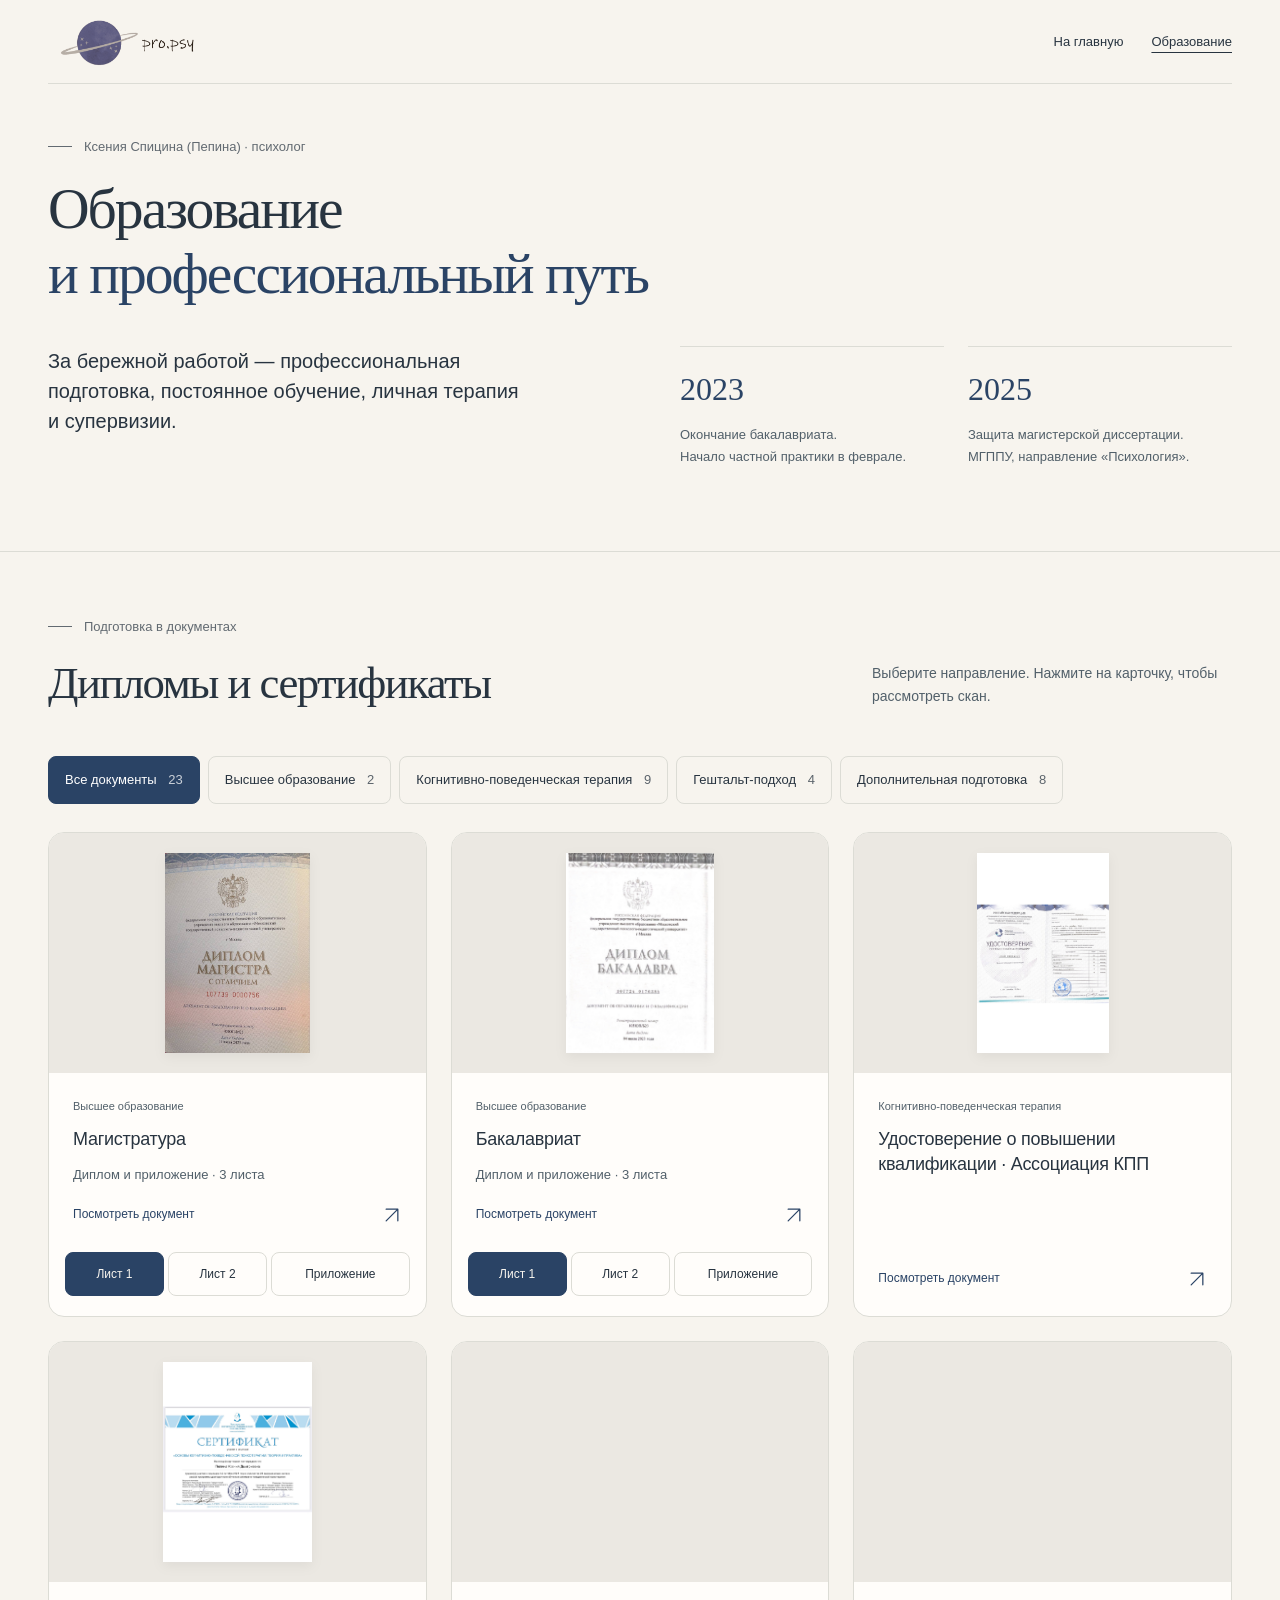
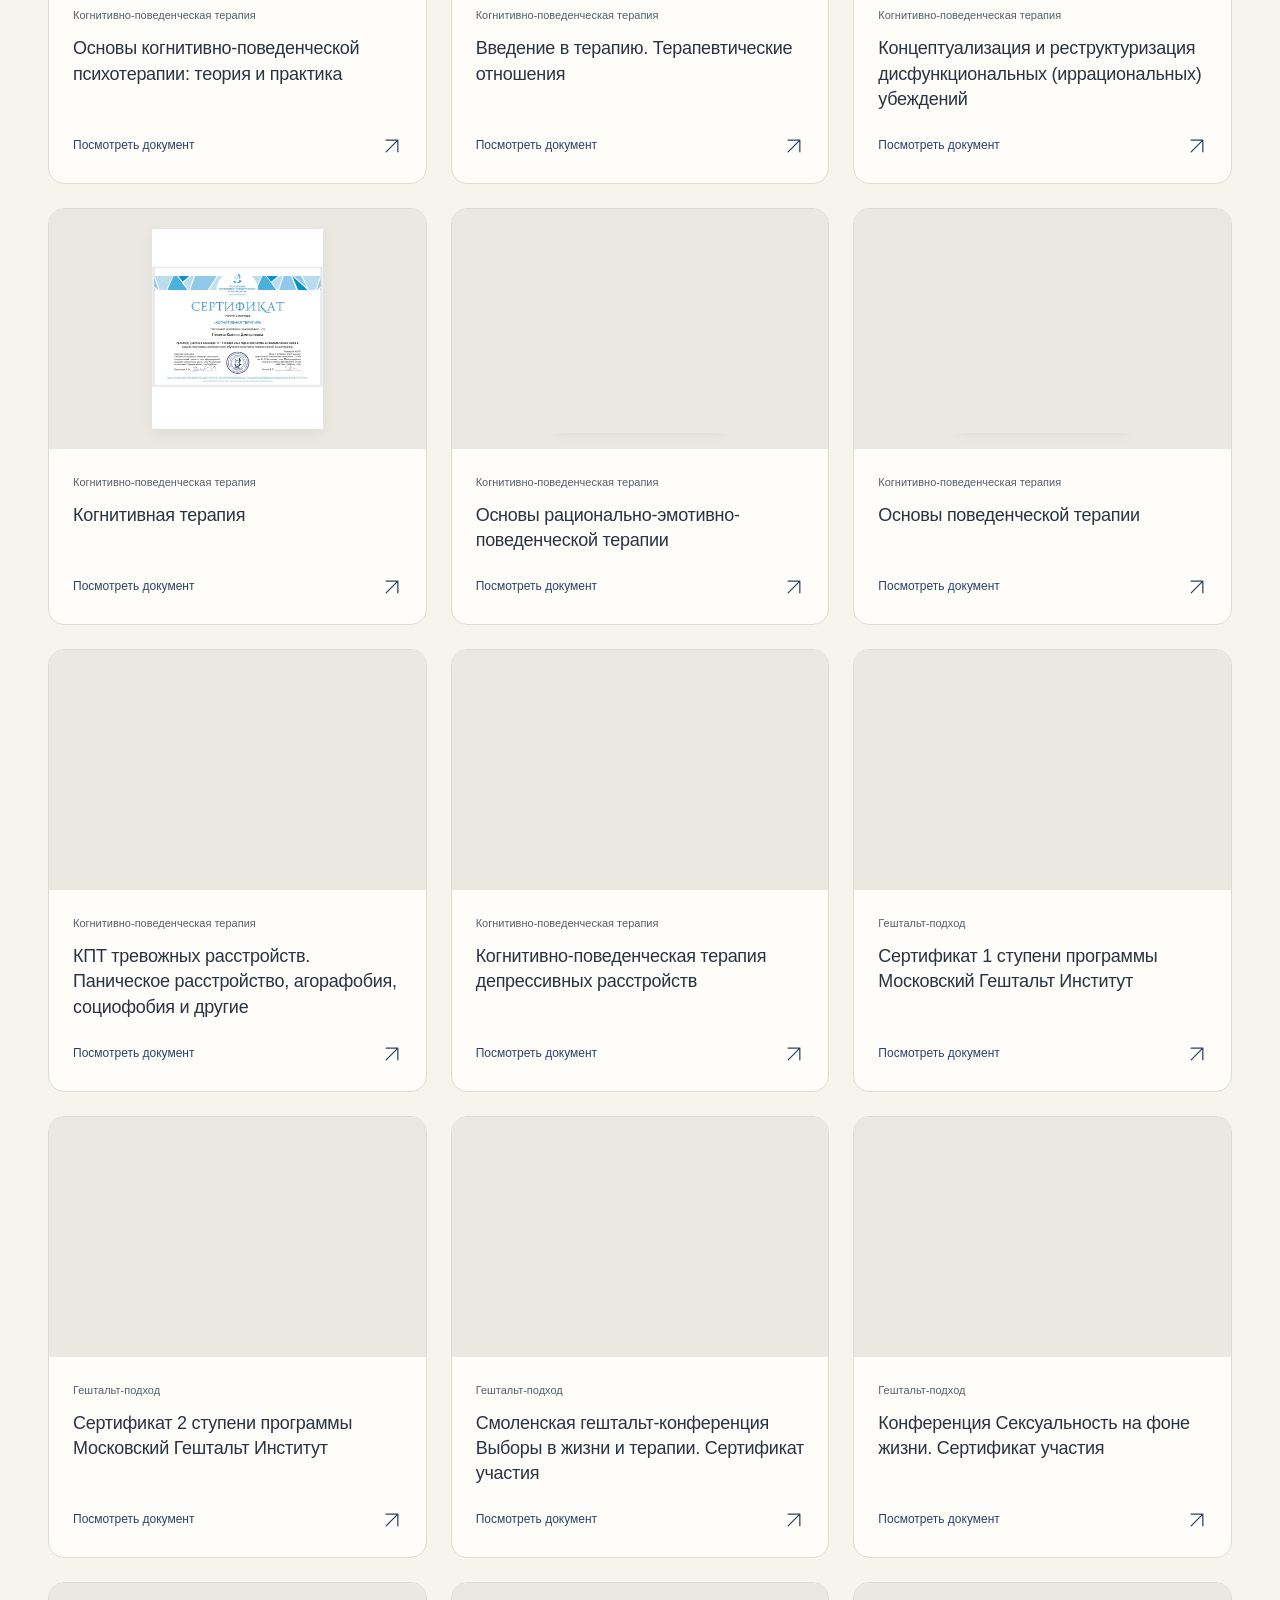
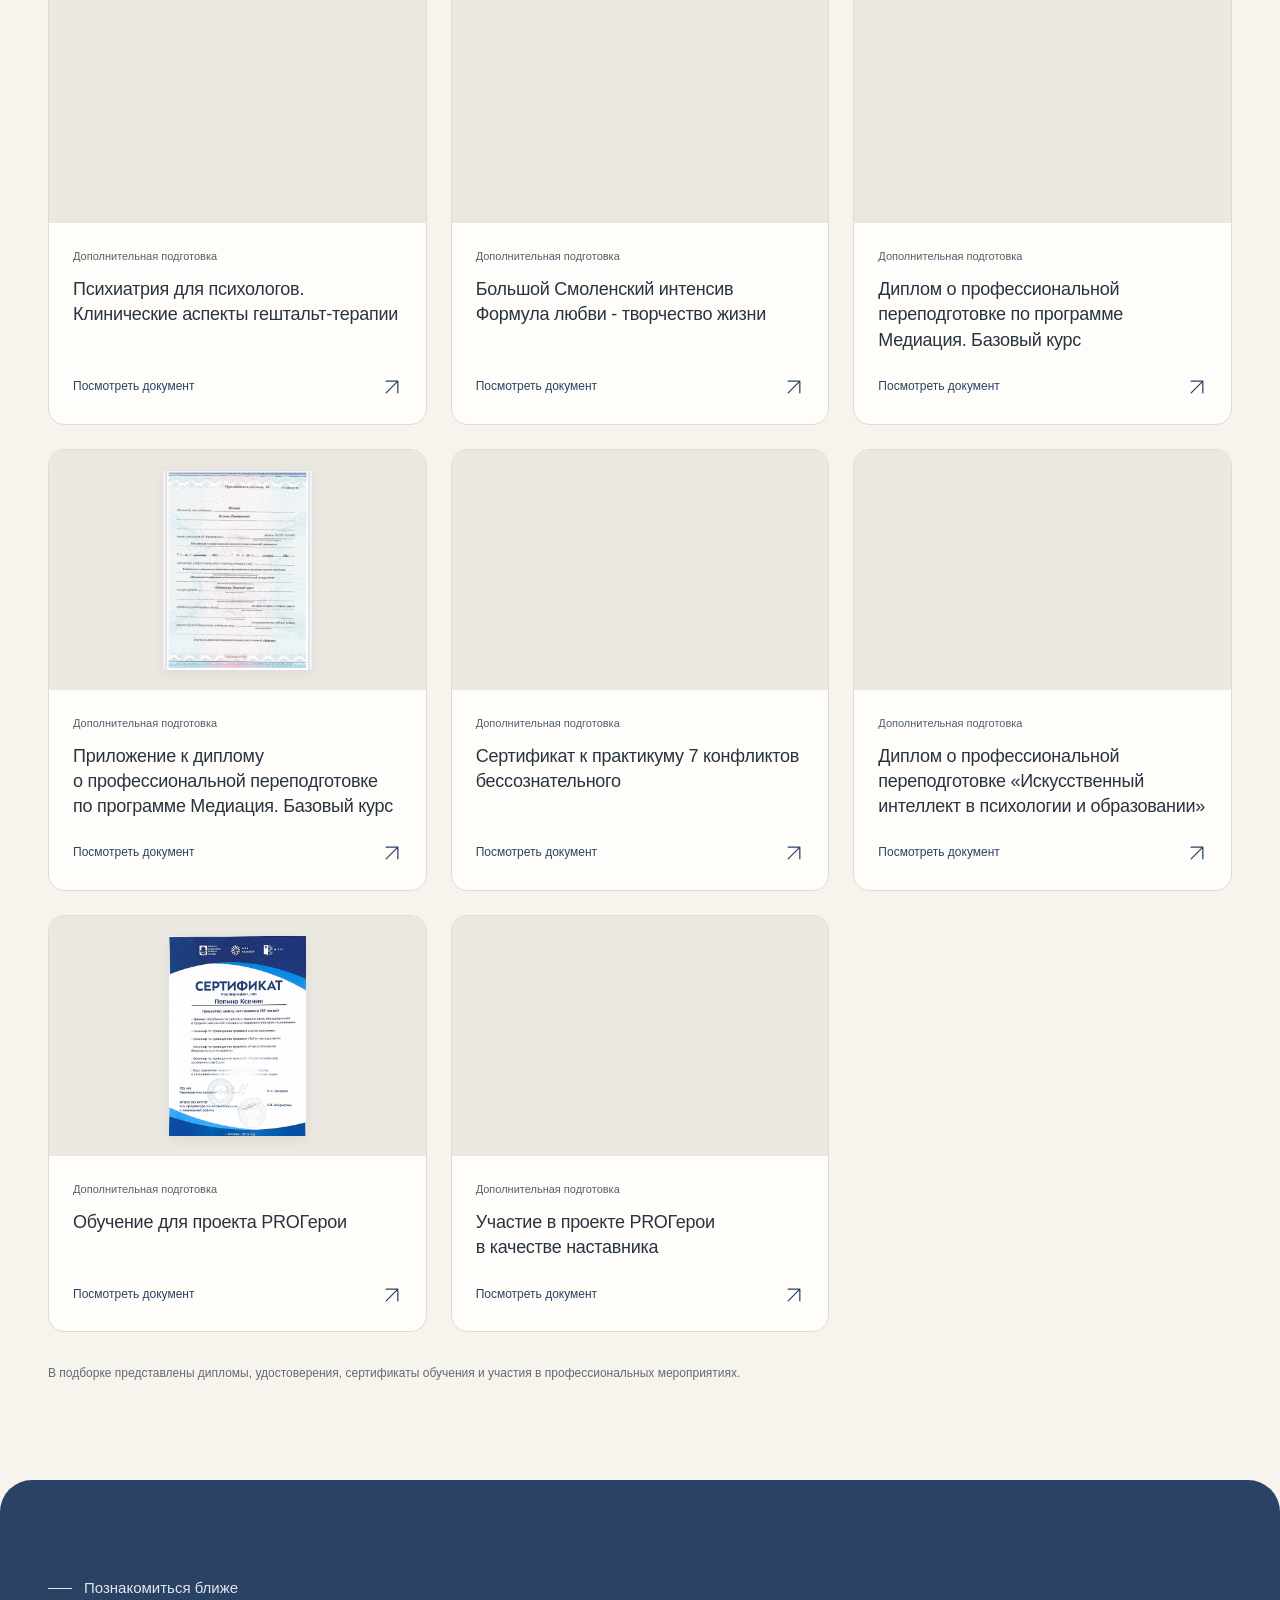
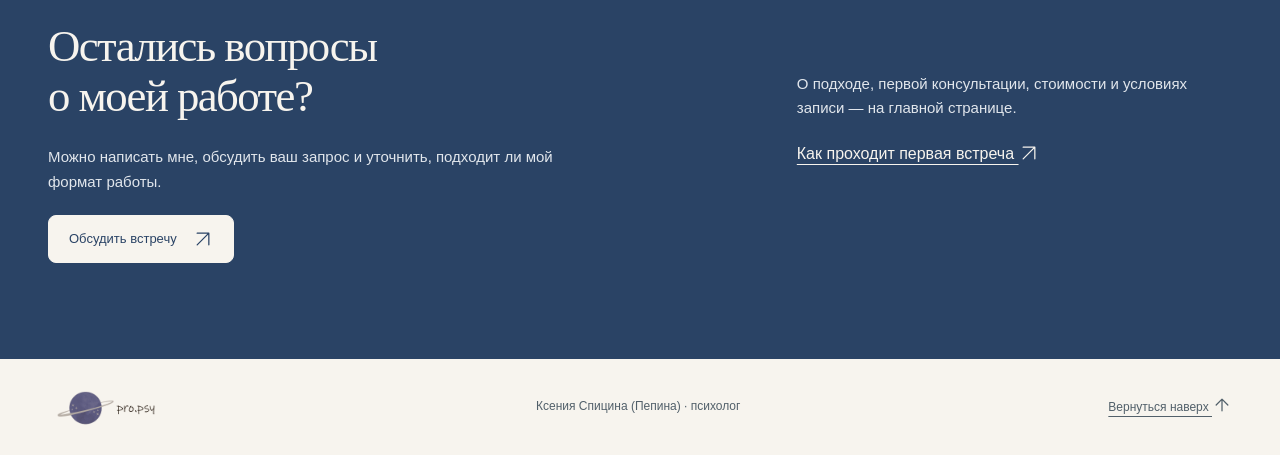
<file: pages/documents.html>
<!doctype html><html lang="ru"><head><meta charset="utf-8"><meta name="viewport" content="width=device-width,initial-scale=1"><title>Образование и&nbsp;документы — Ксения Спицина (Пепина)</title><link rel="icon" href="../favicon.ico" sizes="any"><link rel="icon" type="image/png" sizes="32x32" href="../assets/images/favicon-32.png"><link rel="apple-touch-icon" sizes="180x180" href="../assets/images/apple-touch-icon.png"><meta name="description" content="Дипломы и сертификаты психолога Ксении Спициной (Пепиной): высшее образование, КПТ, гештальт-подход и дополнительная подготовка."><link rel="stylesheet" href="../assets/css/main.css"><link rel="stylesheet" href="../assets/css/documents.css?v=2"><script src="../assets/js/main.js" defer></script><script src="../assets/js/documents.js?v=2" defer></script>
<link rel="canonical" href="https://kseniaspitsina.ru/pages/documents.html">
<meta property="og:type" content="website">
<meta property="og:locale" content="ru_RU">
<meta property="og:title" content="Образование и документы — Ксения Спицина (Пепина)">
<meta property="og:description" content="Дипломы и сертификаты психолога Ксении Спициной (Пепиной): высшее образование, КПТ, гештальт-подход и дополнительная подготовка.">
<meta property="og:url" content="https://kseniaspitsina.ru/pages/documents.html">
<meta property="og:image" content="https://kseniaspitsina.ru/assets/images/portrait.png">
<meta property="og:image:alt" content="Психолог Ксения Спицина (Пепина)">
<script type="application/ld+json">
{
  "@context": "https://schema.org",
  "@graph": [
    {
      "@type": "WebPage",
      "@id": "https://kseniaspitsina.ru/pages/documents.html#webpage",
      "url": "https://kseniaspitsina.ru/pages/documents.html",
      "name": "Образование и документы — Ксения Спицина (Пепина)",
      "description": "Дипломы и сертификаты психолога Ксении Спициной (Пепиной): высшее образование, КПТ, гештальт-подход и дополнительная подготовка.",
      "inLanguage": "ru",
      "isPartOf": {
        "@id": "https://kseniaspitsina.ru/#website"
      },
      "about": {
        "@id": "https://kseniaspitsina.ru/#person"
      }
    },
    {
      "@type": "Person",
      "@id": "https://kseniaspitsina.ru/#person",
      "name": "Ксения Спицина (Пепина)",
      "alternateName": [
        "Ксения Спицина",
        "Ксения Пепина"
      ],
      "jobTitle": "Психолог",
      "url": "https://kseniaspitsina.ru/",
      "image": "https://kseniaspitsina.ru/assets/images/portrait.png",
      "sameAs": [
        "https://t.me/propsy_ks",
        "https://vk.com/propsypep"
      ]
    }
  ]
}
</script>
<script src="../assets/js/analytics.js?v=1" defer></script>
</head><body id="page-top">
<!-- Yandex.Metrika counter -->
<script type="text/javascript">
    (function(m,e,t,r,i,k,a){
        m[i]=m[i]||function(){(m[i].a=m[i].a||[]).push(arguments)};
        m[i].l=1*new Date();
        for (var j = 0; j < document.scripts.length; j++) {if (document.scripts[j].src === r) { return; }}
        k=e.createElement(t),a=e.getElementsByTagName(t)[0],k.async=1,k.src=r,a.parentNode.insertBefore(k,a)
    })(window, document,'script','https://mc.yandex.ru/metrika/tag.js?id=114091341', 'ym');

    ym(114091341, 'init', {ssr:true, webvisor:true, clickmap:true, ecommerce:"dataLayer", referrer: document.referrer, url: location.href, accurateTrackBounce:true, trackLinks:true});
</script>
<noscript><div><img src="https://mc.yandex.ru/watch/114091341" style="position:absolute; left:-9999px;" alt="" /></div></noscript>
<!-- /Yandex.Metrika counter -->
<a class="skip-link" href="#main">Перейти к&nbsp;содержанию</a><header class="site-header secondary-header"><div class="container header-inner"><a class="identity" href="../" aria-label="Ксения Спицина (Пепина) — на главную"><img src="../assets/images/logo.png" alt="pro.psy — логотип с планетой" width="180" height="60"></a><nav class="secondary-nav is-open" aria-label="Основная навигация"><a href="../">На главную</a><a class="page-nav-link" href="documents.html" aria-current="page">Образование</a></nav></div></header><main id="main"><section class="section documents-intro"><div class="container"><p class="eyebrow">Ксения Спицина (Пепина) · психолог</p><h1>Образование<br><span>и&nbsp;профессиональный путь</span></h1><div class="documents-intro-grid"><p class="lead">За&nbsp;бережной работой — профессиональная подготовка, постоянное обучение, личная терапия и&nbsp;супервизии.</p><div class="education-summary"><p><strong>2023</strong><span>Окончание бакалавриата.<br>Начало частной практики в&nbsp;феврале.</span></p><p><strong>2025</strong><span>Защита магистерской диссертации.<br>МГППУ, направление «Психология».</span></p></div></div></div></section><section class="section documents-section" aria-labelledby="documents-title"><div class="container"><div class="documents-heading"><div><p class="eyebrow">Подготовка в&nbsp;документах</p><h2 id="documents-title">Дипломы и&nbsp;сертификаты</h2></div><p>Выберите направление. Нажмите на&nbsp;карточку, чтобы рассмотреть скан.</p></div><div class="document-tools"><div class="document-filters" role="group" aria-label="Направление обучения"><button type="button" class="filter-button" data-filter="all" aria-pressed="true">Все документы <span>23</span></button><button type="button" class="filter-button" data-filter="university" aria-pressed="false">Высшее образование <span>2</span></button><button type="button" class="filter-button" data-filter="cbt" aria-pressed="false">Когнитивно-поведенческая терапия <span>9</span></button><button type="button" class="filter-button" data-filter="gestalt" aria-pressed="false">Гештальт-подход <span>4</span></button><button type="button" class="filter-button" data-filter="additional" aria-pressed="false">Дополнительная подготовка <span>8</span></button></div></div><div class="document-grid"><article class="document-card degree-card" data-pages="[{&quot;src&quot;: &quot;../assets/documents/document-01.jpg&quot;, &quot;label&quot;: &quot;Лист 1&quot;}, {&quot;src&quot;: &quot;../assets/documents/document-02.jpg&quot;, &quot;label&quot;: &quot;Лист 2&quot;}, {&quot;src&quot;: &quot;../assets/documents/document-03.jpg&quot;, &quot;label&quot;: &quot;Приложение&quot;}]" data-category="university"><a href="../assets/documents/document-01.jpg" class="document-open" data-document="0" aria-label="Открыть: Магистратура · Лист 1"><div class="document-preview"><img src="../assets/documents/document-01.jpg" alt="Магистратура · диплом, лист 1" loading="lazy" decoding="async" width="360" height="240"></div><div class="document-info"><p class="document-category">Высшее образование</p><h3>Магистратура</h3><p class="degree-description">Диплом и&nbsp;приложение · 3 листа</p><span class="document-action">Посмотреть документ <span aria-hidden="true"><svg class="icon" width="20" height="20" viewBox="0 0 24 24" fill="none" stroke="currentColor" stroke-width="1.5" stroke-linecap="round" stroke-linejoin="round" aria-hidden="true" focusable="false"><path d="M5 19 19 5M5 5h14v14"/></svg></span></span></div></a><div class="degree-pages" role="group" aria-label="Листы: Магистратура"><button type="button" class="degree-page" data-page="0" aria-pressed="true">Лист 1</button><button type="button" class="degree-page" data-page="1" aria-pressed="false">Лист 2</button><button type="button" class="degree-page" data-page="2" aria-pressed="false">Приложение</button></div></article><article class="document-card degree-card" data-pages="[{&quot;src&quot;: &quot;../assets/documents/document-04.jpg&quot;, &quot;label&quot;: &quot;Лист 1&quot;}, {&quot;src&quot;: &quot;../assets/documents/document-05.jpg&quot;, &quot;label&quot;: &quot;Лист 2&quot;}, {&quot;src&quot;: &quot;../assets/documents/document-06.jpg&quot;, &quot;label&quot;: &quot;Приложение&quot;}]" data-category="university"><a href="../assets/documents/document-04.jpg" class="document-open" data-document="3" aria-label="Открыть: Бакалавриат · Лист 1"><div class="document-preview"><img src="../assets/documents/document-04.jpg" alt="Бакалавриат · диплом, лист 1" loading="lazy" decoding="async" width="360" height="240"></div><div class="document-info"><p class="document-category">Высшее образование</p><h3>Бакалавриат</h3><p class="degree-description">Диплом и&nbsp;приложение · 3 листа</p><span class="document-action">Посмотреть документ <span aria-hidden="true"><svg class="icon" width="20" height="20" viewBox="0 0 24 24" fill="none" stroke="currentColor" stroke-width="1.5" stroke-linecap="round" stroke-linejoin="round" aria-hidden="true" focusable="false"><path d="M5 19 19 5M5 5h14v14"/></svg></span></span></div></a><div class="degree-pages" role="group" aria-label="Листы: Бакалавриат"><button type="button" class="degree-page" data-page="0" aria-pressed="true">Лист 1</button><button type="button" class="degree-page" data-page="1" aria-pressed="false">Лист 2</button><button type="button" class="degree-page" data-page="2" aria-pressed="false">Приложение</button></div></article><article class="document-card" data-category="cbt"><a href="../assets/documents/document-07.jpg" class="document-open" data-document="6" aria-label="Открыть: Удостоверение о повышении квалификации · Ассоциация КПП"><div class="document-preview"><img src="../assets/documents/document-07.jpg" alt="Удостоверение о повышении квалификации · Ассоциация КПП" loading="lazy" decoding="async" width="360" height="240"></div><div class="document-info"><p class="document-category">Когнитивно-поведенческая терапия</p><h3>Удостоверение о&nbsp;повышении квалификации · Ассоциация КПП</h3><span class="document-action">Посмотреть документ <span aria-hidden="true"><svg class="icon" width="20" height="20" viewBox="0 0 24 24" fill="none" stroke="currentColor" stroke-width="1.5" stroke-linecap="round" stroke-linejoin="round" aria-hidden="true" focusable="false"><path d="M5 19 19 5M5 5h14v14"/></svg></span></span></div></a></article><article class="document-card" data-category="cbt"><a href="../assets/documents/document-08.jpg" class="document-open" data-document="7" aria-label="Открыть: Основы когнитивно-поведенческой психотерапии: теория и практика"><div class="document-preview"><img src="../assets/documents/document-08.jpg" alt="Основы когнитивно-поведенческой психотерапии: теория и практика" loading="lazy" decoding="async" width="360" height="240"></div><div class="document-info"><p class="document-category">Когнитивно-поведенческая терапия</p><h3>Основы когнитивно-поведенческой психотерапии: теория и&nbsp;практика</h3><span class="document-action">Посмотреть документ <span aria-hidden="true"><svg class="icon" width="20" height="20" viewBox="0 0 24 24" fill="none" stroke="currentColor" stroke-width="1.5" stroke-linecap="round" stroke-linejoin="round" aria-hidden="true" focusable="false"><path d="M5 19 19 5M5 5h14v14"/></svg></span></span></div></a></article><article class="document-card" data-category="cbt"><a href="../assets/documents/document-09.jpg" class="document-open" data-document="8" aria-label="Открыть: Введение в терапию. Терапевтические отношения"><div class="document-preview"><img src="../assets/documents/document-09.jpg" alt="Введение в терапию. Терапевтические отношения" loading="lazy" decoding="async" width="360" height="240"></div><div class="document-info"><p class="document-category">Когнитивно-поведенческая терапия</p><h3>Введение в&nbsp;терапию. Терапевтические отношения</h3><span class="document-action">Посмотреть документ <span aria-hidden="true"><svg class="icon" width="20" height="20" viewBox="0 0 24 24" fill="none" stroke="currentColor" stroke-width="1.5" stroke-linecap="round" stroke-linejoin="round" aria-hidden="true" focusable="false"><path d="M5 19 19 5M5 5h14v14"/></svg></span></span></div></a></article><article class="document-card" data-category="cbt"><a href="../assets/documents/document-10.jpg" class="document-open" data-document="9" aria-label="Открыть: Концептуализация и реструктуризация дисфункциональных (иррациональных) убеждений"><div class="document-preview"><img src="../assets/documents/document-10.jpg" alt="Концептуализация и реструктуризация дисфункциональных (иррациональных) убеждений" loading="lazy" decoding="async" width="360" height="240"></div><div class="document-info"><p class="document-category">Когнитивно-поведенческая терапия</p><h3>Концептуализация и&nbsp;реструктуризация дисфункциональных (иррациональных) убеждений</h3><span class="document-action">Посмотреть документ <span aria-hidden="true"><svg class="icon" width="20" height="20" viewBox="0 0 24 24" fill="none" stroke="currentColor" stroke-width="1.5" stroke-linecap="round" stroke-linejoin="round" aria-hidden="true" focusable="false"><path d="M5 19 19 5M5 5h14v14"/></svg></span></span></div></a></article><article class="document-card" data-category="cbt"><a href="../assets/documents/document-11.jpg" class="document-open" data-document="10" aria-label="Открыть: Когнитивная терапия"><div class="document-preview"><img src="../assets/documents/document-11.jpg" alt="Когнитивная терапия" loading="lazy" decoding="async" width="360" height="240"></div><div class="document-info"><p class="document-category">Когнитивно-поведенческая терапия</p><h3>Когнитивная терапия</h3><span class="document-action">Посмотреть документ <span aria-hidden="true"><svg class="icon" width="20" height="20" viewBox="0 0 24 24" fill="none" stroke="currentColor" stroke-width="1.5" stroke-linecap="round" stroke-linejoin="round" aria-hidden="true" focusable="false"><path d="M5 19 19 5M5 5h14v14"/></svg></span></span></div></a></article><article class="document-card" data-category="cbt"><a href="../assets/documents/document-12.jpg" class="document-open" data-document="11" aria-label="Открыть: Основы рационально-эмотивно-поведенческой терапии"><div class="document-preview"><img src="../assets/documents/document-12.jpg" alt="Основы рационально-эмотивно-поведенческой терапии" loading="lazy" decoding="async" width="360" height="240"></div><div class="document-info"><p class="document-category">Когнитивно-поведенческая терапия</p><h3>Основы рационально-эмотивно-поведенческой терапии</h3><span class="document-action">Посмотреть документ <span aria-hidden="true"><svg class="icon" width="20" height="20" viewBox="0 0 24 24" fill="none" stroke="currentColor" stroke-width="1.5" stroke-linecap="round" stroke-linejoin="round" aria-hidden="true" focusable="false"><path d="M5 19 19 5M5 5h14v14"/></svg></span></span></div></a></article><article class="document-card" data-category="cbt"><a href="../assets/documents/document-13.jpg" class="document-open" data-document="12" aria-label="Открыть: Основы поведенческой терапии"><div class="document-preview"><img src="../assets/documents/document-13.jpg" alt="Основы поведенческой терапии" loading="lazy" decoding="async" width="360" height="240"></div><div class="document-info"><p class="document-category">Когнитивно-поведенческая терапия</p><h3>Основы поведенческой терапии</h3><span class="document-action">Посмотреть документ <span aria-hidden="true"><svg class="icon" width="20" height="20" viewBox="0 0 24 24" fill="none" stroke="currentColor" stroke-width="1.5" stroke-linecap="round" stroke-linejoin="round" aria-hidden="true" focusable="false"><path d="M5 19 19 5M5 5h14v14"/></svg></span></span></div></a></article><article class="document-card" data-category="cbt"><a href="../assets/documents/document-14.jpg" class="document-open" data-document="13" aria-label="Открыть: КПТ тревожных расстройств. Паническое расстройство, агорафобия, социофобия и другие"><div class="document-preview"><img src="../assets/documents/document-14.jpg" alt="КПТ тревожных расстройств. Паническое расстройство, агорафобия, социофобия и другие" loading="lazy" decoding="async" width="360" height="240"></div><div class="document-info"><p class="document-category">Когнитивно-поведенческая терапия</p><h3>КПТ тревожных расстройств. Паническое расстройство, агорафобия, социофобия и&nbsp;другие</h3><span class="document-action">Посмотреть документ <span aria-hidden="true"><svg class="icon" width="20" height="20" viewBox="0 0 24 24" fill="none" stroke="currentColor" stroke-width="1.5" stroke-linecap="round" stroke-linejoin="round" aria-hidden="true" focusable="false"><path d="M5 19 19 5M5 5h14v14"/></svg></span></span></div></a></article><article class="document-card" data-category="cbt"><a href="../assets/documents/document-15.jpg" class="document-open" data-document="14" aria-label="Открыть: Когнитивно-поведенческая терапия депрессивных расстройств"><div class="document-preview"><img src="../assets/documents/document-15.jpg" alt="Когнитивно-поведенческая терапия депрессивных расстройств" loading="lazy" decoding="async" width="360" height="240"></div><div class="document-info"><p class="document-category">Когнитивно-поведенческая терапия</p><h3>Когнитивно-поведенческая терапия депрессивных расстройств</h3><span class="document-action">Посмотреть документ <span aria-hidden="true"><svg class="icon" width="20" height="20" viewBox="0 0 24 24" fill="none" stroke="currentColor" stroke-width="1.5" stroke-linecap="round" stroke-linejoin="round" aria-hidden="true" focusable="false"><path d="M5 19 19 5M5 5h14v14"/></svg></span></span></div></a></article><article class="document-card" data-category="gestalt"><a href="../assets/documents/document-16.jpg" class="document-open" data-document="15" aria-label="Открыть: Сертификат 1 ступени программы Московский Гештальт Институт"><div class="document-preview"><img src="../assets/documents/document-16.jpg" alt="Сертификат 1 ступени программы Московский Гештальт Институт" loading="lazy" decoding="async" width="360" height="240"></div><div class="document-info"><p class="document-category">Гештальт-подход</p><h3>Сертификат 1 ступени программы Московский Гештальт Институт</h3><span class="document-action">Посмотреть документ <span aria-hidden="true"><svg class="icon" width="20" height="20" viewBox="0 0 24 24" fill="none" stroke="currentColor" stroke-width="1.5" stroke-linecap="round" stroke-linejoin="round" aria-hidden="true" focusable="false"><path d="M5 19 19 5M5 5h14v14"/></svg></span></span></div></a></article><article class="document-card" data-category="gestalt"><a href="../assets/documents/document-17.jpg" class="document-open" data-document="16" aria-label="Открыть: Сертификат 2 ступени программы Московский Гештальт Институт"><div class="document-preview"><img src="../assets/documents/document-17.jpg" alt="Сертификат 2 ступени программы Московский Гештальт Институт" loading="lazy" decoding="async" width="360" height="240"></div><div class="document-info"><p class="document-category">Гештальт-подход</p><h3>Сертификат 2 ступени программы Московский Гештальт Институт</h3><span class="document-action">Посмотреть документ <span aria-hidden="true"><svg class="icon" width="20" height="20" viewBox="0 0 24 24" fill="none" stroke="currentColor" stroke-width="1.5" stroke-linecap="round" stroke-linejoin="round" aria-hidden="true" focusable="false"><path d="M5 19 19 5M5 5h14v14"/></svg></span></span></div></a></article><article class="document-card" data-category="gestalt"><a href="../assets/documents/document-18.jpg" class="document-open" data-document="17" aria-label="Открыть: Смоленская гештальт-конференция Выборы в жизни и терапии. Сертификат участия"><div class="document-preview"><img src="../assets/documents/document-18.jpg" alt="Смоленская гештальт-конференция Выборы в жизни и терапии. Сертификат участия" loading="lazy" decoding="async" width="360" height="240"></div><div class="document-info"><p class="document-category">Гештальт-подход</p><h3>Смоленская гештальт-конференция Выборы в&nbsp;жизни и&nbsp;терапии. Сертификат участия</h3><span class="document-action">Посмотреть документ <span aria-hidden="true"><svg class="icon" width="20" height="20" viewBox="0 0 24 24" fill="none" stroke="currentColor" stroke-width="1.5" stroke-linecap="round" stroke-linejoin="round" aria-hidden="true" focusable="false"><path d="M5 19 19 5M5 5h14v14"/></svg></span></span></div></a></article><article class="document-card" data-category="gestalt"><a href="../assets/documents/document-19.jpg" class="document-open" data-document="18" aria-label="Открыть: Конференция Сексуальность на фоне жизни. Сертификат участия"><div class="document-preview"><img src="../assets/documents/document-19.jpg" alt="Конференция Сексуальность на фоне жизни. Сертификат участия" loading="lazy" decoding="async" width="360" height="240"></div><div class="document-info"><p class="document-category">Гештальт-подход</p><h3>Конференция Сексуальность на&nbsp;фоне жизни. Сертификат участия</h3><span class="document-action">Посмотреть документ <span aria-hidden="true"><svg class="icon" width="20" height="20" viewBox="0 0 24 24" fill="none" stroke="currentColor" stroke-width="1.5" stroke-linecap="round" stroke-linejoin="round" aria-hidden="true" focusable="false"><path d="M5 19 19 5M5 5h14v14"/></svg></span></span></div></a></article><article class="document-card" data-category="additional"><a href="../assets/documents/document-20.jpg" class="document-open" data-document="19" aria-label="Открыть: Психиатрия для психологов. Клинические аспекты гештальт-терапии"><div class="document-preview"><img src="../assets/documents/document-20.jpg" alt="Психиатрия для психологов. Клинические аспекты гештальт-терапии" loading="lazy" decoding="async" width="360" height="240"></div><div class="document-info"><p class="document-category">Дополнительная подготовка</p><h3>Психиатрия для&nbsp;психологов. Клинические аспекты гештальт-терапии</h3><span class="document-action">Посмотреть документ <span aria-hidden="true"><svg class="icon" width="20" height="20" viewBox="0 0 24 24" fill="none" stroke="currentColor" stroke-width="1.5" stroke-linecap="round" stroke-linejoin="round" aria-hidden="true" focusable="false"><path d="M5 19 19 5M5 5h14v14"/></svg></span></span></div></a></article><article class="document-card" data-category="additional"><a href="../assets/documents/document-21.jpg" class="document-open" data-document="20" aria-label="Открыть: Большой Смоленский интенсив Формула любви - творчество жизни"><div class="document-preview"><img src="../assets/documents/document-21.jpg" alt="Большой Смоленский интенсив Формула любви - творчество жизни" loading="lazy" decoding="async" width="360" height="240"></div><div class="document-info"><p class="document-category">Дополнительная подготовка</p><h3>Большой Смоленский интенсив Формула любви - творчество жизни</h3><span class="document-action">Посмотреть документ <span aria-hidden="true"><svg class="icon" width="20" height="20" viewBox="0 0 24 24" fill="none" stroke="currentColor" stroke-width="1.5" stroke-linecap="round" stroke-linejoin="round" aria-hidden="true" focusable="false"><path d="M5 19 19 5M5 5h14v14"/></svg></span></span></div></a></article><article class="document-card" data-category="additional"><a href="../assets/documents/document-22.jpg" class="document-open" data-document="21" aria-label="Открыть: Диплом о профессиональной переподготовке по программе Медиация. Базовый курс"><div class="document-preview"><img src="../assets/documents/document-22.jpg" alt="Диплом о профессиональной переподготовке по программе Медиация. Базовый курс" loading="lazy" decoding="async" width="360" height="240"></div><div class="document-info"><p class="document-category">Дополнительная подготовка</p><h3>Диплом о&nbsp;профессиональной переподготовке по&nbsp;программе Медиация. Базовый курс</h3><span class="document-action">Посмотреть документ <span aria-hidden="true"><svg class="icon" width="20" height="20" viewBox="0 0 24 24" fill="none" stroke="currentColor" stroke-width="1.5" stroke-linecap="round" stroke-linejoin="round" aria-hidden="true" focusable="false"><path d="M5 19 19 5M5 5h14v14"/></svg></span></span></div></a></article><article class="document-card" data-category="additional"><a href="../assets/documents/document-23.jpg" class="document-open" data-document="22" aria-label="Открыть: Приложение к диплому о профессиональной переподготовке по программе Медиация. Базовый курс"><div class="document-preview"><img src="../assets/documents/document-23.jpg" alt="Приложение к диплому о профессиональной переподготовке по программе Медиация. Базовый курс" loading="lazy" decoding="async" width="360" height="240"></div><div class="document-info"><p class="document-category">Дополнительная подготовка</p><h3>Приложение к&nbsp;диплому о&nbsp;профессиональной переподготовке по&nbsp;программе Медиация. Базовый курс</h3><span class="document-action">Посмотреть документ <span aria-hidden="true"><svg class="icon" width="20" height="20" viewBox="0 0 24 24" fill="none" stroke="currentColor" stroke-width="1.5" stroke-linecap="round" stroke-linejoin="round" aria-hidden="true" focusable="false"><path d="M5 19 19 5M5 5h14v14"/></svg></span></span></div></a></article><article class="document-card" data-category="additional"><a href="../assets/documents/document-24.jpg" class="document-open" data-document="23" aria-label="Открыть: Сертификат к практикуму 7 конфликтов бессознательного"><div class="document-preview"><img src="../assets/documents/document-24.jpg" alt="Сертификат к практикуму 7 конфликтов бессознательного" loading="lazy" decoding="async" width="360" height="240"></div><div class="document-info"><p class="document-category">Дополнительная подготовка</p><h3>Сертификат к&nbsp;практикуму 7 конфликтов бессознательного</h3><span class="document-action">Посмотреть документ <span aria-hidden="true"><svg class="icon" width="20" height="20" viewBox="0 0 24 24" fill="none" stroke="currentColor" stroke-width="1.5" stroke-linecap="round" stroke-linejoin="round" aria-hidden="true" focusable="false"><path d="M5 19 19 5M5 5h14v14"/></svg></span></span></div></a></article><article class="document-card" data-category="additional"><a href="../assets/documents/document-25.jpg" class="document-open" data-document="24" aria-label="Открыть: Диплом о профессиональной переподготовке «Искусственный интеллект в психологии и образовании»"><div class="document-preview"><img src="../assets/documents/document-25.jpg" alt="Диплом о профессиональной переподготовке «Искусственный интеллект в психологии и образовании»" loading="lazy" decoding="async" width="360" height="240"></div><div class="document-info"><p class="document-category">Дополнительная подготовка</p><h3>Диплом о&nbsp;профессиональной переподготовке «Искусственный интеллект в&nbsp;психологии и&nbsp;образовании»</h3><span class="document-action">Посмотреть документ <span aria-hidden="true"><svg class="icon" width="20" height="20" viewBox="0 0 24 24" fill="none" stroke="currentColor" stroke-width="1.5" stroke-linecap="round" stroke-linejoin="round" aria-hidden="true" focusable="false"><path d="M5 19 19 5M5 5h14v14"/></svg></span></span></div></a></article><article class="document-card" data-category="additional"><a href="../assets/documents/document-26.jpg" class="document-open" data-document="25" aria-label="Открыть: Обучение для проекта PROГерои"><div class="document-preview"><img src="../assets/documents/document-26.jpg" alt="Обучение для проекта PROГерои" loading="lazy" decoding="async" width="360" height="240"></div><div class="document-info"><p class="document-category">Дополнительная подготовка</p><h3>Обучение для&nbsp;проекта PROГерои</h3><span class="document-action">Посмотреть документ <span aria-hidden="true"><svg class="icon" width="20" height="20" viewBox="0 0 24 24" fill="none" stroke="currentColor" stroke-width="1.5" stroke-linecap="round" stroke-linejoin="round" aria-hidden="true" focusable="false"><path d="M5 19 19 5M5 5h14v14"/></svg></span></span></div></a></article><article class="document-card" data-category="additional"><a href="../assets/documents/document-27.jpg" class="document-open" data-document="26" aria-label="Открыть: Участие в проекте PROГерои в качестве наставника"><div class="document-preview"><img src="../assets/documents/document-27.jpg" alt="Участие в проекте PROГерои в качестве наставника" loading="lazy" decoding="async" width="360" height="240"></div><div class="document-info"><p class="document-category">Дополнительная подготовка</p><h3>Участие в&nbsp;проекте PROГерои в&nbsp;качестве наставника</h3><span class="document-action">Посмотреть документ <span aria-hidden="true"><svg class="icon" width="20" height="20" viewBox="0 0 24 24" fill="none" stroke="currentColor" stroke-width="1.5" stroke-linecap="round" stroke-linejoin="round" aria-hidden="true" focusable="false"><path d="M5 19 19 5M5 5h14v14"/></svg></span></span></div></a></article></div><p class="document-note">В&nbsp;подборке представлены дипломы, удостоверения, сертификаты обучения и&nbsp;участия в&nbsp;профессиональных мероприятиях.</p></div></section><section class="section contact-section"><div class="container contact-grid"><div><p class="eyebrow">Познакомиться ближе</p><h2>Остались вопросы<br>о&nbsp;моей работе?</h2><p>Можно написать мне, обсудить ваш запрос и&nbsp;уточнить, подходит ли мой формат работы.</p><a class="button button-primary" href="../#contact">Обсудить встречу<svg class="icon" width="20" height="20" viewBox="0 0 24 24" fill="none" stroke="currentColor" stroke-width="1.5" stroke-linecap="round" stroke-linejoin="round" aria-hidden="true" focusable="false"><path d="M5 19 19 5M5 5h14v14"/></svg></a></div><div><p>О&nbsp;подходе, первой консультации, стоимости и&nbsp;условиях записи — на&nbsp;главной странице.</p><a href="../#first-session">Как проходит первая встреча <svg class="icon" width="20" height="20" viewBox="0 0 24 24" fill="none" stroke="currentColor" stroke-width="1.5" stroke-linecap="round" stroke-linejoin="round" aria-hidden="true" focusable="false"><path d="M5 19 19 5M5 5h14v14"/></svg></a></div></div></section></main><footer class="site-footer"><div class="container footer-inner"><img class="footer-logo" src="../assets/images/logo.png" alt="pro.psy" width="144" height="48"><p>Ксения Спицина (Пепина) · психолог</p><a href="#page-top">Вернуться наверх <svg class="icon" width="20" height="20" viewBox="0 0 24 24" fill="none" stroke="currentColor" stroke-width="1.5" stroke-linecap="round" stroke-linejoin="round" aria-hidden="true" focusable="false"><path d="M12 19V5m-7 7 7-7 7 7"/></svg></a></div></footer><dialog class="document-viewer" aria-labelledby="viewer-title"><div class="viewer-shell"><header class="viewer-header"><div><p id="viewer-count" class="note"></p><h2 id="viewer-title">Просмотр документа</h2></div><button class="viewer-close" type="button" aria-label="Закрыть просмотр"><svg class="icon" width="20" height="20" viewBox="0 0 24 24" fill="none" stroke="currentColor" stroke-width="1.5" stroke-linecap="round" stroke-linejoin="round" aria-hidden="true" focusable="false"><path d="m6 6 12 12M6 18 18 6"/></svg></button></header><div class="viewer-canvas" tabindex="0" aria-label="Область просмотра документа"><img id="viewer-image" alt=""><p id="viewer-error" hidden>Не удалось загрузить скан. Откройте оригинал по&nbsp;ссылке ниже.</p></div><footer class="viewer-toolbar"><button class="button" id="viewer-prev" type="button" aria-label="Предыдущий документ"><svg class="icon" width="20" height="20" viewBox="0 0 24 24" fill="none" stroke="currentColor" stroke-width="1.5" stroke-linecap="round" stroke-linejoin="round" aria-hidden="true" focusable="false"><path d="M19 12H5m7-7-7 7 7 7"/></svg> Назад</button><button class="button" id="viewer-zoom" type="button" aria-pressed="false">Увеличить</button><a class="button" id="viewer-original" target="_blank" rel="noopener noreferrer">Оригинал <svg class="icon" width="20" height="20" viewBox="0 0 24 24" fill="none" stroke="currentColor" stroke-width="1.5" stroke-linecap="round" stroke-linejoin="round" aria-hidden="true" focusable="false"><path d="M5 19 19 5M5 5h14v14"/></svg></a><button class="button" id="viewer-next" type="button" aria-label="Следующий документ">Далее <svg class="icon" width="20" height="20" viewBox="0 0 24 24" fill="none" stroke="currentColor" stroke-width="1.5" stroke-linecap="round" stroke-linejoin="round" aria-hidden="true" focusable="false"><path d="M5 12h14m-7-7 7 7-7 7"/></svg></button></footer><p class="viewer-help"><svg class="icon" width="20" height="20" viewBox="0 0 24 24" fill="none" stroke="currentColor" stroke-width="1.5" stroke-linecap="round" stroke-linejoin="round" aria-hidden="true" focusable="false"><path d="M19 12H5m7-7-7 7 7 7"/></svg> <svg class="icon" width="20" height="20" viewBox="0 0 24 24" fill="none" stroke="currentColor" stroke-width="1.5" stroke-linecap="round" stroke-linejoin="round" aria-hidden="true" focusable="false"><path d="M5 12h14m-7-7 7 7-7 7"/></svg> — листать · Esc — закрыть</p></div></dialog></body></html>
</file>
<file: assets/css/main.css>
:root{--paper:#f7f4ee;--surface:#fffdfa;--ink:#283440;--secondary:#52606a;--muted:#626a71;--blue:#2a4365;--line:#dcdcd5;--warm:#eee8e1;--sage:#e6e8df;font-family:Arial,Helvetica,sans-serif;color:var(--ink);background:var(--paper);font-size:16px;line-height:1.65;color-scheme:light;font-synthesis:none}
*{box-sizing:border-box}body{margin:0}a{color:inherit;text-underline-offset:5px}a:hover{color:var(--blue)}button{font:inherit}button,a,summary{-webkit-tap-highlight-color:transparent}:focus-visible{outline:2px solid var(--blue);outline-offset:5px}.container{width:min(1240px,calc(100% - 96px));margin-inline:auto}.section{padding-block:96px;scroll-margin-top:24px}h1,h2,h3,p,figure{margin:0 0 20px}h1,h2,h3{font-weight:400;line-height:1.12}h1,h2{font-family:Georgia,'Times New Roman',serif;letter-spacing:-.035em}h1{font-size:clamp(52px,5.3vw,80px);max-width:680px;margin-bottom:24px}h1 span{display:block;color:var(--blue)}h2{font-size:clamp(36px,3.5vw,52px);max-width:760px;margin-bottom:24px}h3{font-size:22px;line-height:1.3;letter-spacing:-.015em}p{max-width:65ch}p:last-child{margin-bottom:0}strong{font-weight:600}.eyebrow{font-size:13px;color:var(--muted);margin-bottom:20px;display:flex;align-items:center;gap:12px}.eyebrow::before{content:'';width:24px;height:1px;background:currentColor}.note,.caption{font-size:13px;color:var(--muted)}.skip-link{position:absolute;top:-100px;left:16px;background:var(--surface);padding:12px;z-index:10}.skip-link:focus{top:8px}.site-header{padding-block:12px}.header-inner{min-height:72px;display:flex;justify-content:space-between;align-items:center;gap:32px;border-bottom:1px solid var(--line);padding-bottom:12px}.identity{display:block;flex-shrink:0;line-height:1}.identity img{width:164px;height:auto;display:block}nav{display:flex;align-items:center;gap:28px}nav a{font-size:13px;text-decoration:none;padding-block:12px}nav a:last-child{border:1px solid #bbc2c9;border-radius:8px;padding:8px 20px}.menu-toggle{display:none}.hero{padding-block:40px 64px}.hero-grid{display:grid;grid-template-columns:minmax(0,1.1fr) minmax(0,1fr);gap:64px;align-items:center}.hero-intro{color:var(--blue)}.lead{font-size:20px;line-height:1.5;max-width:480px}.hero-content>p:not(.eyebrow):not(.lead):not(.note){font-size:15px;color:var(--secondary);max-width:480px}.session-facts{display:flex;gap:0;list-style:none;padding:24px 0 0;margin:28px 0 0;border-top:1px solid var(--line);max-width:480px}.session-facts li{display:flex;flex-direction:column;padding:0 24px;border-right:1px solid var(--line)}.session-facts li:first-child{padding-left:0}.session-facts li:last-child{border:0;padding-right:0}.session-facts strong{font-size:18px;font-weight:500;font-variant-numeric:tabular-nums;white-space:nowrap}.session-facts span{font-size:12px;color:var(--muted)}.actions{display:flex;flex-wrap:wrap;gap:12px;margin:28px 0 16px}.button{display:inline-flex;align-items:center;justify-content:center;gap:16px;min-height:48px;padding:12px 20px;border:1px solid #b9c1c7;border-radius:8px;text-decoration:none;font-size:13px;font-weight:500;line-height:1.4;transition:background-color 160ms,color 160ms,border-color 160ms}.button-primary{background:var(--blue);color:#fff;border-color:var(--blue)}.button:hover{background:#e8e9e4;color:var(--ink);border-color:var(--ink)}.button-primary:hover{background:#203551;color:#fff;border-color:#203551}.hero .note{max-width:440px}.hero-aside{position:relative;margin:0;align-self:stretch;min-height:560px;max-height:640px;border-radius:24px 24px 120px 24px;overflow:hidden;background:#d7d1c8}.hero-portrait{width:100%;height:100%;display:block;object-fit:cover;object-position:50% 46%;min-height:560px;max-height:640px}.portrait-caption{position:absolute;bottom:24px;left:24px;right:24px;border-radius:12px;background:var(--paper);padding:16px 20px;display:flex;flex-direction:column;font-size:14px;max-width:340px}.portrait-caption span+span{font-size:12px;color:var(--secondary);margin-top:4px}.section-heading{margin-bottom:40px;max-width:760px}.section-heading>p:last-child{color:var(--secondary)}#requests{border-top:1px solid var(--line)}.request-grid{display:grid;grid-template-columns:1.1fr 1fr;gap:16px;counter-reset:requests}.card{padding:32px;border:1px solid var(--line);border-radius:16px}.request-grid .card{counter-increment:requests;position:relative;min-height:224px;padding:32px 72px 32px 32px;border:0;background:var(--warm)}.request-grid .card:nth-child(2),.request-grid .card:nth-child(3){background:var(--sage)}.request-grid .card::after{content:'0' counter(requests);position:absolute;right:28px;top:28px;font-size:12px;color:var(--muted)}.request-grid .card h3{max-width:320px}.card p{font-size:15px;color:var(--secondary);max-width:450px}.section-note{margin-top:28px;font-size:14px;color:var(--secondary)}#about{background:#ecece5}.about-grid{display:grid;grid-template-columns:.85fr 1.15fr;gap:32px 80px;align-items:start}.about-portrait{grid-row:1 / span 2;margin:0;position:relative}.about-portrait::before{content:'';position:absolute;inset:-16px;border:1px solid #acb6b6;border-radius:50%;transform:rotate(-12deg);pointer-events:none}.about-portrait img{display:block;width:100%;height:540px;object-fit:cover;border-radius:180px 180px 16px 16px;position:relative}.about-portrait figcaption{position:relative;margin-top:24px;font-family:Georgia,serif;font-size:24px}.about-portrait figcaption span{display:block;font-family:Arial,sans-serif;font-size:12px;color:var(--secondary);margin-top:4px}.about-grid>div>p:not(.eyebrow){font-size:15px;color:var(--secondary)}.credentials{border-top:1px solid #cbd0c9;padding-top:24px;grid-column:2}.credentials h3{font-size:18px}.list{padding-left:20px;margin:0 0 24px}.list li+li{margin-top:12px}.credentials .list{font-size:14px;color:var(--secondary);columns:2;column-gap:24px}.credentials li{break-inside:avoid}.credentials a{font-size:13px}.steps{display:grid;grid-template-columns:repeat(3,minmax(0,1fr));gap:40px;padding:0;margin:0;list-style:none}.steps li{padding-top:24px;border-top:1px solid #aab5be}.step-number{display:block;color:var(--blue);font-family:Georgia,serif;font-size:36px;margin-bottom:32px;line-height:1}.steps h3{font-size:22px;min-height:56px}.steps p{font-size:15px;color:var(--secondary)}#terms{background:#e9e3dc}.terms-grid{display:grid;grid-template-columns:1fr 1fr;gap:72px;align-items:start}.price-card{background:var(--paper);border:0;padding:40px}.price{font-family:Georgia,serif;font-size:64px!important;color:var(--blue)!important;line-height:1.2;letter-spacing:-.03em;font-variant-numeric:tabular-nums}.price span{display:block;margin-top:8px;font-family:Arial,sans-serif;font-size:15px;letter-spacing:0;color:var(--secondary);font-weight:400}.price-card .list{font-size:14px;margin-block:28px}.price-card .button{width:100%}.conditions{padding-top:8px}.conditions p{font-size:14px;color:var(--secondary)}.conditions h3{font-size:24px}.conditions a{font-size:13px}.faq-layout{display:grid;grid-template-columns:1fr 1.5fr;gap:80px}details{border-bottom:1px solid var(--line)}details:first-child{border-top:1px solid var(--line)}summary{position:relative;padding:24px 40px 24px 0;font-size:16px;list-style:none;cursor:pointer}summary::-webkit-details-marker{display:none}summary::after{content:'+';position:absolute;right:4px;top:20px;font-size:24px;color:var(--blue);font-weight:400}details[open] summary::after{content:'−'}details p{padding:0 32px 24px 0;font-size:14px;color:var(--secondary)}.contact-section{background:var(--blue);color:var(--paper);border-radius:32px 32px 0 0}.contact-grid{display:grid;grid-template-columns:1.5fr 1fr;gap:96px;align-items:center}.contact-section .eyebrow,.contact-section p{color:#e1e6ec}.contact-section h2{font-size:clamp(36px,3.5vw,52px)}.contact-section p{font-size:15px}.contact-section .button-primary{background:var(--paper);color:var(--blue);border-color:var(--paper)}.contact-section .button:not(.button-primary){color:var(--paper);border-color:#8292a6}.contact-section .button:hover{background:#e8e9e4;color:var(--blue)}.contact-alternative{border-left:1px solid #6d8099;padding-left:40px}.contact-alternative h3{font-size:20px}.contact-alternative a{color:var(--paper);font-size:14px}.social-links{list-style:none;padding:0;margin:24px 0 0}.social-links li+li{margin-top:12px}.site-footer{padding-block:28px;background:var(--paper)}.footer-inner{display:flex;justify-content:space-between;align-items:center;gap:24px;font-size:12px;color:var(--secondary)}.footer-inner p{margin:0}.footer-logo{width:120px;height:auto}
@media(min-width:1600px){.hero-grid{gap:96px}}
@media(max-width:1100px){.container{width:calc(100% - 64px)}nav{gap:16px}nav a{font-size:12px}.hero-grid{gap:32px}h1{font-size:60px}.hero-aside,.hero-portrait{min-height:560px}.about-grid{gap:32px 48px}.about-portrait img{height:520px}.credentials .list{columns:1}.terms-grid,.faq-layout,.contact-grid{gap:40px}.session-facts li{padding-inline:16px}.actions{gap:8px}.button{padding-inline:16px}.steps{gap:24px}}
@media(min-width:700px) and (max-width:900px){.header-inner{flex-wrap:wrap;gap:12px}nav{width:100%;justify-content:space-between}.hero-grid{grid-template-columns:1.1fr 1fr;gap:24px}h1{font-size:48px}.lead{font-size:18px}.hero-content>p:not(.eyebrow):not(.lead):not(.note){font-size:14px}.hero-aside,.hero-portrait{min-height:640px;max-height:720px}.portrait-caption{left:16px;right:16px;padding:12px;font-size:12px}.hero .actions .button{flex:1 1 100%}.session-facts li{padding-inline:12px}.session-facts strong{font-size:16px}.session-facts span{font-size:11px}.hero-intro{font-size:12px}.request-grid .card{padding:24px 48px 24px 24px}.request-grid .card::after{right:20px;top:24px}.about-grid{gap:24px 32px;grid-template-columns:.8fr 1.2fr}.about-portrait img{height:440px}.steps h3{font-size:20px;min-height:80px}.price-card{padding:28px}.price{font-size:52px!important}}
@media(max-width:699px){.container{width:calc(100% - 40px)}.section{padding-block:56px}.site-header{padding-block:4px}.header-inner{min-height:64px;flex-wrap:wrap;gap:8px;padding-bottom:8px}.identity img{width:132px}.menu-toggle{display:block;background:transparent;border:1px solid #b9c1c7;border-radius:8px;font-size:12px;min-height:44px;padding:8px 16px;color:var(--ink)}nav{width:100%;flex-direction:column;align-items:stretch;gap:0;padding:8px 0}.js-ready nav:not(.is-open){display:none}nav a{padding:12px 0;font-size:14px;border-top:1px solid var(--line);min-height:44px}nav a:last-child{border:0;border-top:1px solid var(--line);padding:12px 0;border-radius:0}.hero{padding-top:24px;padding-bottom:40px}.hero-grid,.about-grid,.terms-grid,.faq-layout,.contact-grid{grid-template-columns:1fr;gap:32px}.hero-content{min-width:0}.hero-intro{font-size:12px;gap:8px;margin-bottom:20px}.hero-intro::before{width:16px}h1{font-size:clamp(42px,11vw,56px);line-height:1.05;margin-bottom:20px}h2{font-size:36px;margin-bottom:20px}h3{font-size:21px}.lead{font-size:18px;line-height:1.5;margin-bottom:16px}.hero-content>p:not(.eyebrow):not(.lead):not(.note){font-size:14px}.session-facts{margin-top:24px;padding-top:20px;justify-content:space-between}.session-facts li{padding-inline:12px}.session-facts strong{font-size:17px}.session-facts span{font-size:11px}.actions{margin-top:24px;gap:8px}.actions .button{flex:1 1 100%;min-height:48px;font-size:13px}.hero .note{font-size:12px}.hero-aside{min-height:0;max-height:none;border-radius:16px 16px 72px 16px}.hero-portrait{min-height:0;max-height:none;aspect-ratio:1.05;object-position:50% 46%}.portrait-caption{bottom:16px;left:16px;right:16px;padding:12px 16px;max-width:250px;font-size:12px}.portrait-caption span+span{font-size:11px}.section-heading{margin-bottom:28px}.eyebrow{font-size:12px;margin-bottom:16px}.section-heading>p:last-child{font-size:14px}.request-grid{grid-template-columns:1fr;gap:12px}.request-grid .card{padding:24px 52px 24px 24px;min-height:0}.request-grid .card:nth-child(3){background:var(--warm)}.request-grid .card:nth-child(even){background:var(--sage)}.request-grid .card::after{top:24px;right:24px}.card p{font-size:14px}.section-note{font-size:13px;margin-top:24px}.about-portrait{grid-row:2;margin:8px 16px 12px}.about-grid>div:first-of-type{grid-row:1}.about-portrait img{height:auto;max-height:440px;object-position:center 30%;aspect-ratio:.9;border-radius:160px 160px 12px 12px}.about-portrait figcaption{font-size:22px;margin-top:20px}.credentials{grid-column:1;grid-row:3}.credentials .list{columns:1;font-size:14px}.steps{grid-template-columns:1fr;gap:28px}.steps li{position:relative;padding:24px 0 0 48px}.step-number{position:absolute;left:0;top:24px;font-size:28px}.steps h3{min-height:0;font-size:21px;margin-bottom:12px}.steps p{font-size:14px}.terms-grid{gap:32px}.price-card{padding:28px}.price{font-size:56px!important}.conditions p{font-size:14px}.faq-layout{gap:8px}summary{font-size:15px;padding-block:20px}summary::after{top:16px}.contact-section{border-radius:24px 24px 0 0}.contact-grid{gap:40px}.contact-section h2{font-size:36px}.contact-section p{font-size:14px}.contact-alternative{border-left:0;border-top:1px solid #6d8099;padding:28px 0 0}.footer-inner{flex-wrap:wrap;gap:20px}.footer-inner p{width:100%;order:3;font-size:11px}.footer-logo{width:108px}.site-footer{padding-block:24px}}
@media(prefers-reduced-motion:reduce){*,*::before,*::after{transition:none!important}}
/* Keep the brand orbit inside its own section. */
#about{overflow:clip}

/* Each content type has its own pace; the document keeps native scrolling. */
.motion-pending { opacity: 0; }
@keyframes menu-arrival {
  from { opacity: 0; transform: translateY(-6px); }
  to { opacity: 1; transform: translateY(0); }
}
@media (prefers-reduced-motion: no-preference) {
  html { scroll-behavior: smooth; }
  .button { transition: background-color 320ms ease, color 320ms ease, border-color 320ms ease, transform 320ms ease; }
  .button:active { transform: scale(.985); }
  .button-primary > .icon { transition: transform 480ms cubic-bezier(.25,.46,.45,.94); }
  .request-grid .card { transition: background-color 600ms ease; }
  .steps li { position: relative; border-top-color: transparent; }
  .steps li::before { content: ''; position: absolute; left: 0; top: 0; width: 100%; height: 1px; background: #aab5be; transform-origin: left; transform: scaleX(1); transition: transform 1600ms cubic-bezier(.25,.46,.45,.94) 160ms; }
  .steps li.motion-pending::before { transform: scaleX(0); }
  summary::after { transition: transform 480ms cubic-bezier(.25,.46,.45,.94); }
  details[open] summary::after { transform: rotate(180deg); }
  @media (hover: hover) and (pointer: fine) {
    .button-primary:hover > .icon { transform: translate(3px,-3px); }
    .request-grid .card:hover { background-color: #e1e3db; }
  }
  @media (max-width: 699px) { nav.is-open { animation: menu-arrival 480ms cubic-bezier(.25,.46,.45,.94); } }
}
@media (prefers-reduced-motion: reduce) {
  html { scroll-behavior: auto; }
  .motion-pending { opacity: 1; }
}
@media print { .motion-pending { opacity: 1; } }

.secondary-header .header-inner{flex-wrap:nowrap}.secondary-header .home-link{flex-shrink:0;font-size:13px;min-height:44px}

/* Inline SVG keeps directional controls independent of emoji fonts. */
.icon{display:inline-block;width:20px;height:20px;flex-shrink:0;vertical-align:-4px;pointer-events:none}
.button > .icon{width:20px;height:20px}
.viewer-close .icon{vertical-align:middle}
.viewer-help .icon{width:14px;height:14px;vertical-align:-3px}

.secondary-header .header-inner{flex-wrap:wrap}.secondary-nav{display:flex;flex-direction:row;width:auto;gap:24px}.secondary-nav a,.secondary-nav a:last-child{padding:12px 0;border:0;border-radius:0;min-height:44px}.secondary-nav a[aria-current=page]{text-decoration:underline;text-underline-offset:6px}
@media(max-width:699px){.secondary-header .header-inner{gap:8px 24px}.secondary-nav{gap:24px}.secondary-nav a{font-size:13px}}

/* Separate the education page from the landing-page section links. */
#navigation a[href="#contact"]{border:1px solid #bbc2c9;border-radius:8px;padding:8px 20px}
#navigation .page-nav-link,.secondary-nav .page-nav-link{border:0;border-left:1px solid var(--line);border-radius:0;margin-left:4px;padding:12px 0 12px 24px}
@media(max-width:699px){#navigation a[href="#contact"]{border:0;border-top:1px solid var(--line);border-radius:0;padding:12px 0}#navigation .page-nav-link{margin:8px 0 0;border-left:0;border-top:1px solid var(--line);padding:16px 0 12px}.secondary-nav .page-nav-link{margin-left:0;padding-left:24px}}
</file>
<file: assets/css/contract.css>
.contract-intro{padding-top:40px;padding-bottom:48px;border-bottom:1px solid var(--line)}.contract-intro h1{font-size:clamp(36px,4.5vw,64px);max-width:1100px;overflow-wrap:anywhere}.back-link{display:inline-block;font-size:13px;margin-bottom:40px}.contract-meta{font-size:13px;color:var(--secondary);max-width:760px}.contract-intro .lead{max-width:700px}.contract-intro .actions{align-items:center}.source-link{font-size:13px;padding:12px 0}.contract-layout{display:grid;grid-template-columns:280px minmax(0,1fr);gap:80px;padding-block:64px 96px}.contract-sidebar{align-self:start;position:sticky;top:24px}.contract-toc{border:1px solid var(--line)!important;border-radius:16px;padding:20px;background:var(--surface)}.contract-toc summary{font-size:15px;padding:0 28px 0 0;line-height:1.5}.contract-toc summary::after{top:-4px;right:0}.contract-toc nav{display:block;padding-top:16px}.contract-toc nav ol{list-style:none;padding:0;margin:0;counter-reset:toc}.contract-toc nav li{counter-increment:toc}.contract-toc nav a{display:flex;align-items:baseline;gap:12px;font-size:13px;padding:10px 0;min-height:44px;border:0;border-radius:0;text-decoration:none;line-height:1.5}.contract-toc nav a::before{content:counter(toc);color:var(--muted);font-size:11px;min-width:12px}.contract-toc nav a:hover,.contract-toc nav a[aria-current=true]{color:var(--blue);text-decoration:underline;text-underline-offset:4px}.contract-top{display:block;margin:20px 0;font-size:12px;color:var(--secondary)}.contract-text{min-width:0;max-width:780px}.contract-part{padding-bottom:40px;margin-bottom:40px;border-bottom:1px solid var(--line);scroll-margin-top:32px}.contract-part .eyebrow{font-size:12px;margin-bottom:12px}.contract-part h2{font-size:36px;line-height:1.2;margin-bottom:28px}.contract-part ol{padding-left:32px;margin:0}.contract-part li{padding-left:8px;scroll-margin-top:32px}.contract-part li+li{margin-top:24px}.contract-part li::marker{font-size:13px;color:var(--blue);font-variant-numeric:tabular-nums}.contract-part p{font-size:16px;line-height:1.8;max-width:none}.contract-end{background:var(--warm);border-radius:16px;padding:32px;margin-top:48px}.contract-end h2{font-size:32px}.contract-end p{font-size:15px}.contract-toc summary:focus-visible{outline-offset:8px}
@media(min-width:1000px){.contract-toc summary{pointer-events:none}.contract-toc summary::after{display:none}}
@media(max-width:1100px){.contract-layout{grid-template-columns:240px minmax(0,1fr);gap:40px}}
@media(max-width:999px){.contract-layout{grid-template-columns:1fr;gap:32px;padding-top:32px}.contract-sidebar{position:static}.contract-toc nav{width:auto}.contract-top{display:none}.contract-text{max-width:none}}
@media(max-width:699px){.contract-intro{padding-top:24px;padding-bottom:32px}.back-link{margin-bottom:28px}.contract-intro h1{font-size:clamp(27px,7.2vw,40px);letter-spacing:-.04em}.contract-intro .lead{font-size:18px}.contract-intro .actions .button{flex:1 1 calc(50% - 8px);font-size:12px;padding-inline:12px}.contract-intro .source-link{width:100%;font-size:12px}.contract-layout{padding-bottom:56px}.contract-part{margin-bottom:32px;padding-bottom:32px}.contract-part h2{font-size:30px}.contract-part p{font-size:15px;line-height:1.8;overflow-wrap:break-word}.contract-part ol{padding-left:24px}.contract-part li{padding-left:4px}.contract-end{padding:24px}.contract-end h2{font-size:28px}}
@media print{body{background:white;color:black;font-family:Arial,sans-serif}.site-header,.site-footer,.skip-link,.contract-sidebar,.contract-intro .actions,.back-link,.contract-end{display:none!important}.container{width:100%;max-width:none}.contract-intro{padding:0 0 20px}.contract-intro h1{font-size:28pt}.contract-intro h1 span{color:black}.contract-intro .eyebrow{display:none}.contract-intro p{font-size:10pt}.contract-layout{display:block;padding:24px 0}.contract-text{max-width:none}.contract-part{padding-bottom:16px;margin-bottom:20px}.contract-part h2{font-size:16pt;break-after:avoid}.contract-part .eyebrow{font-size:9pt}.contract-part p{font-size:11pt;line-height:1.5}.contract-part li{break-inside:avoid}a{color:black;text-decoration:none}@page{margin:18mm}}
.js-ready .contract-toc nav:not(.is-open){display:block}
.contract-part h2,.contract-end h2{overflow-wrap:anywhere}.contract-toc nav a{overflow-wrap:anywhere;min-width:0}
</file>
<file: assets/css/documents.css>
.back-link{display:inline-block;font-size:13px;margin-bottom:40px}.documents-intro{padding-top:40px;padding-bottom:64px}.documents-intro h1{max-width:1000px;font-size:clamp(40px,4.5vw,68px)}.documents-intro-grid{display:grid;grid-template-columns:1fr 1fr;gap:80px;margin-top:40px}.education-summary{display:grid;grid-template-columns:1fr 1fr;gap:24px}.education-summary p{border-top:1px solid var(--line);padding-top:16px}.education-summary strong{display:block;font-family:Georgia,serif;font-size:32px;font-weight:400;color:var(--blue)}.education-summary span{display:block;font-size:13px;color:var(--secondary);margin-top:8px}.documents-section{border-top:1px solid var(--line);padding-top:64px}.documents-heading{display:flex;justify-content:space-between;gap:48px;align-items:end}.documents-heading>p{max-width:360px;font-size:14px;color:var(--secondary);margin-bottom:24px}.document-tools{margin-top:24px;display:flex;flex-direction:column;gap:24px}.document-filters{display:flex;flex-wrap:wrap;gap:8px}.filter-button{border:1px solid var(--line);border-radius:8px;padding:12px 16px;min-height:48px;background:transparent;color:var(--ink);font:inherit;font-size:13px;cursor:pointer}.filter-button span{margin-left:8px;opacity:.75}.filter-button[aria-pressed=true]{background:var(--blue);color:white;border-color:var(--blue)}.document-search{max-width:480px}.document-search label{display:block;font-size:13px;margin-bottom:8px}.document-search input{width:100%;min-height:48px;border:1px solid #b9c1c7;border-radius:8px;background:var(--surface);font:inherit;font-size:14px;padding:12px 16px;color:var(--ink)}.result-count{font-size:13px;color:var(--muted);margin-top:24px}.document-grid{display:grid;grid-template-columns:repeat(3,minmax(0,1fr));gap:24px}.document-card{background:var(--surface);border:1px solid var(--line);border-radius:16px;overflow:hidden;min-width:0}.document-open{display:flex;flex-direction:column;height:100%;text-decoration:none}.document-preview{height:240px;background:#ebe8e2;padding:20px;position:relative;overflow:hidden}.document-preview img{display:block;object-fit:contain;width:100%;height:100%;filter:drop-shadow(0 4px 6px #0000000d)}.document-info{padding:24px;display:flex;flex-direction:column;flex:1}.document-category{font-size:11px;color:var(--secondary);margin-bottom:12px}.document-info h3{font-size:18px;line-height:1.4;margin-bottom:24px;overflow-wrap:anywhere}.document-action{font-size:12px;margin-top:auto;display:flex;justify-content:space-between;color:var(--blue)}.document-card:hover{border-color:#a4afba}.document-note{font-size:12px;color:var(--muted);max-width:800px;margin-top:32px}.document-empty{padding:48px 24px;background:var(--warm);border-radius:16px;text-align:center}.document-empty p{margin-inline:auto}.document-viewer{padding:0;border:1px solid var(--line);border-radius:16px;width:min(1120px,calc(100% - 48px));max-width:none;max-height:calc(100dvh - 40px);background:var(--paper);color:var(--ink)}.document-viewer::backdrop{background:#142131d9}.viewer-shell{display:flex;flex-direction:column;max-height:calc(100dvh - 44px)}.viewer-header{display:flex;justify-content:space-between;gap:24px;align-items:start;padding:20px 24px;border-bottom:1px solid var(--line);flex-shrink:0}.viewer-header h2{font-family:Arial,sans-serif;font-size:18px;line-height:1.4;letter-spacing:0;margin:0;max-width:900px}.viewer-header .note{margin:0 0 4px;font-size:12px}.viewer-close{width:44px;height:44px;flex-shrink:0;background:var(--surface);border:1px solid var(--line);border-radius:8px;cursor:pointer;font-size:18px;color:var(--ink)}.viewer-canvas{overflow:auto;min-height:160px;height:65dvh;background:#e4e1db;padding:24px;overscroll-behavior:contain}.viewer-canvas img{display:block;width:100%;height:100%;object-fit:contain;margin:auto}.viewer-canvas.is-zoomed img{width:180%;max-width:none;height:auto;object-fit:initial}.viewer-toolbar{display:flex;gap:8px;justify-content:center;flex-wrap:wrap;padding:16px;flex-shrink:0}.viewer-toolbar .button{background:var(--surface);font-size:12px;cursor:pointer}.viewer-toolbar .button:disabled{opacity:.35;cursor:default}.viewer-help{text-align:center;font-size:11px;color:var(--muted);margin:0 0 12px}.viewer-open{overflow:hidden}.document-card[hidden],.document-empty[hidden],#viewer-error[hidden]{display:none}nav a[aria-current=page]{text-decoration:underline;text-underline-offset:6px}
@media(max-width:1023px){.document-grid{grid-template-columns:repeat(2,minmax(0,1fr))}.documents-intro-grid{gap:32px}.documents-heading{display:block}.documents-heading>p{max-width:600px}.documents-intro-grid .lead{font-size:18px}.education-summary{gap:16px}}
@media(max-width:699px){.documents-intro{padding-top:24px;padding-bottom:40px}.back-link{margin-bottom:28px}.documents-intro h1{font-size:40px}.documents-intro-grid{grid-template-columns:1fr;gap:24px;margin-top:28px}.documents-section{padding-top:40px}.document-filters{gap:8px}.filter-button{padding:10px 12px;font-size:12px}.document-grid{grid-template-columns:1fr;gap:16px}.document-preview{height:240px}.document-info{padding:20px}.document-info h3{font-size:18px}.document-viewer{width:calc(100% - 16px);max-height:calc(100dvh - 16px);border-radius:12px}.viewer-shell{max-height:calc(100dvh - 20px)}.viewer-header{padding:12px;gap:12px}.viewer-header h2{font-size:14px}.viewer-canvas{padding:12px;height:58dvh}.viewer-toolbar{padding:12px;gap:8px}.viewer-toolbar .button{flex:1 1 calc(50% - 8px);padding:8px;min-height:44px}.viewer-help{font-size:10px}.documents-heading h2{font-size:32px}}
@media(prefers-reduced-motion:no-preference){.document-card{transition:border-color 240ms ease}.document-preview img{transition:transform 650ms cubic-bezier(.25,.46,.45,.94)}@media(hover:hover){.document-open:hover .document-preview img{transform:scale(1.025)}}}
@media(max-width:699px){.documents-intro h1{font-size:clamp(28px,8vw,40px);overflow-wrap:anywhere}.document-filters{min-width:0}.filter-button{max-width:100%;white-space:normal;text-align:left}}
.viewer-header>div{min-width:0}.viewer-header h2{overflow-wrap:anywhere}

.document-tools{margin-bottom:28px}
.degree-card{display:flex;flex-direction:column}.degree-card[hidden]{display:none}.degree-card .document-open{height:auto;flex:1}.degree-description{font-size:13px;color:var(--secondary);margin-top:-12px;margin-bottom:20px}.degree-pages{display:grid;grid-template-columns:1fr 1fr 1.4fr;gap:4px;padding:0 16px 20px}.degree-page{font:inherit;font-size:12px;line-height:1.4;min-height:44px;padding:8px 4px;cursor:pointer;border:1px solid var(--line);border-radius:8px;background:transparent;color:var(--ink)}.degree-page[aria-pressed=true]{background:var(--blue);color:var(--paper);border-color:var(--blue)}.degree-page:hover:not([aria-pressed=true]){background:var(--warm)}
</file>
